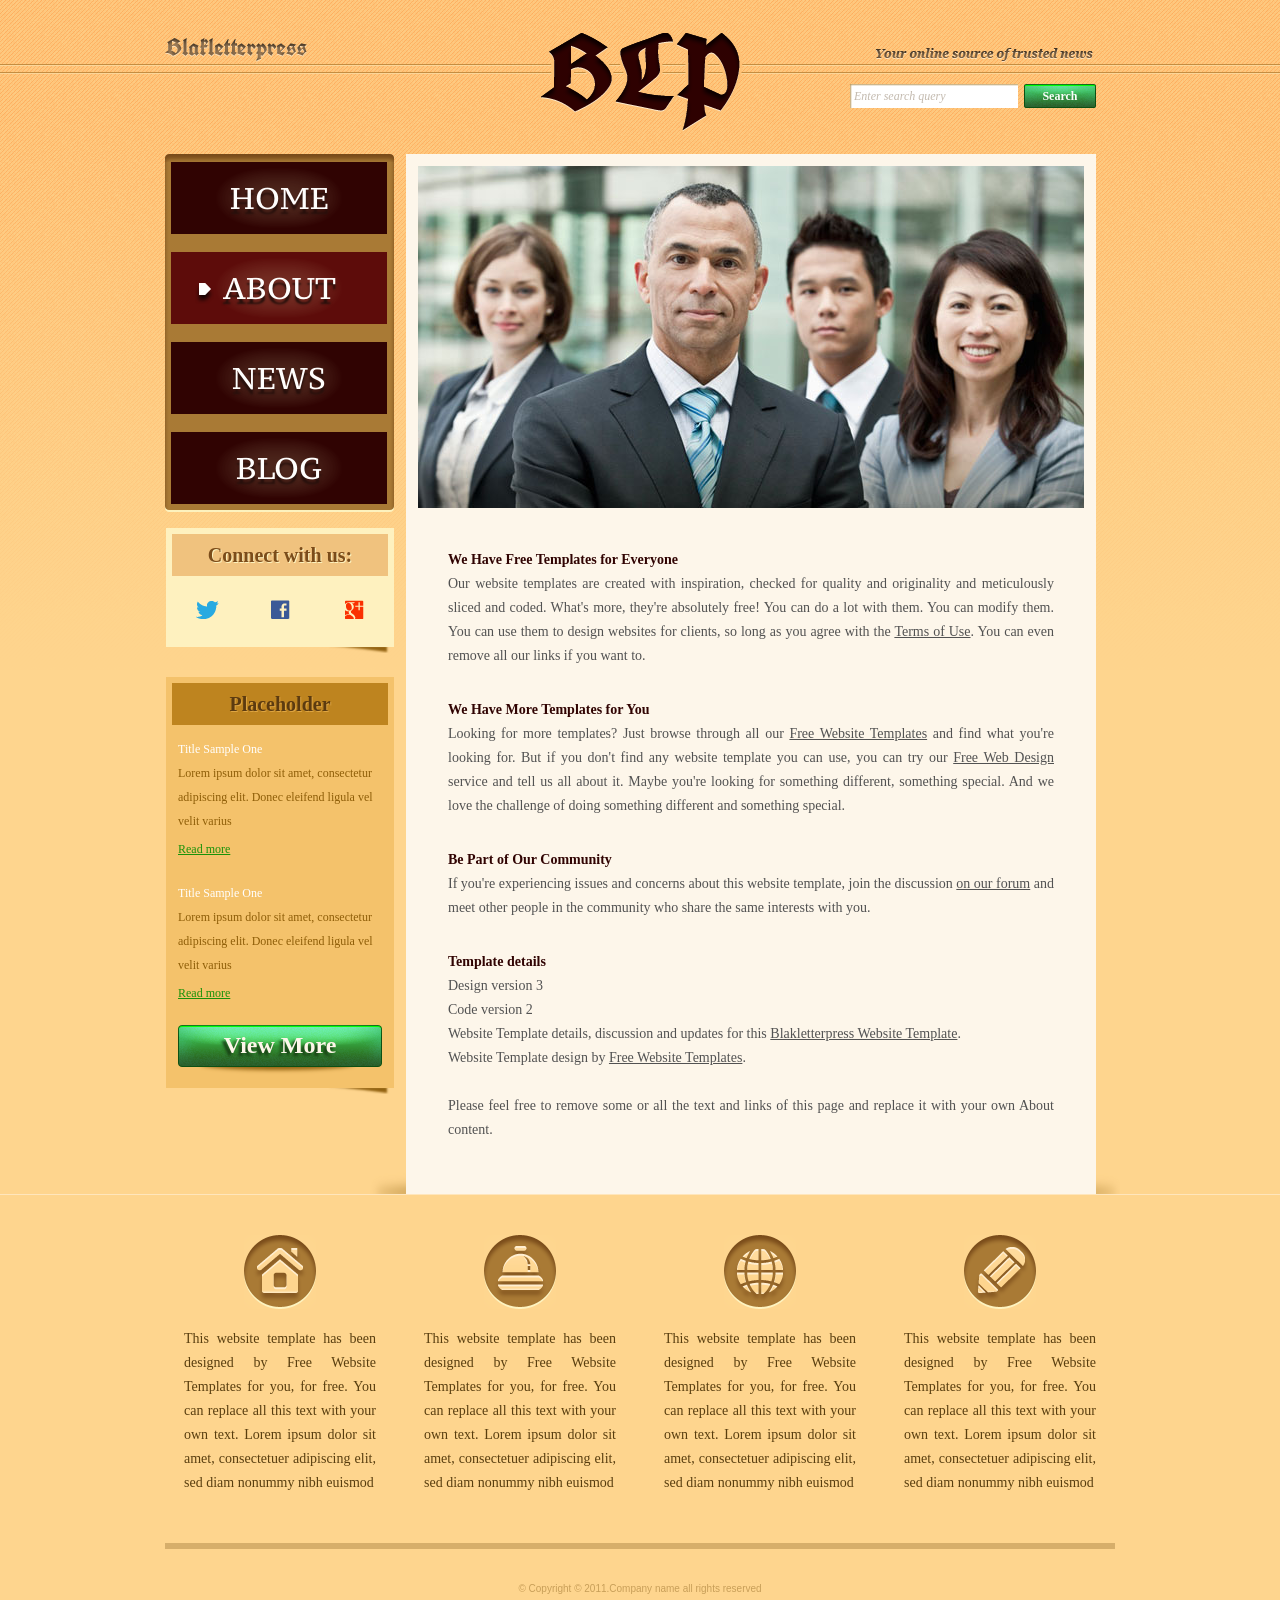
<file: about.html>
<!DOCTYPE html>
<!-- Website template by freewebsitetemplates.com -->
<html>
<head>
	<meta charset="UTF-8">
	<title>About - Blakletterpress Website Template</title>
	<link rel="stylesheet" href="css/style.css" type="text/css">
</head>
<body>
	<div id="page">
		<div id="header">
			<div id="motto">
				<a href="index.html" class="sitename"><img src="images/blakletterpress.png" height="24" width="142" alt="SiteName"></a>
				<p>
					<img src="images/header-text.png" height="14" width="218" alt="Text">
				</p>
			</div>
			<div id="logo">
				<a href="index.html"><img src="images/logo.png" alt="LOGO"></a>
			</div>
			<div id="searchbar">
				<form action="#" method="post">
					<input type="text" value="Enter search query" class="txtfield" onBlur="javascript:if(this.value==''){this.value=this.defaultValue;}" onFocus="javascript:if(this.value==this.defaultValue){this.value='';}">
					<input type="submit" value="Search" class="btn">
				</form>
			</div>
		</div>
		<div id="contents">
			<div id="main">
				<div id="gallery">
					<div>
						<img src="images/team-large.jpg" alt="Img">
					</div>
				</div>
				<div id="about" class="body">
					<h4>We Have Free Templates for Everyone</h4>
					<p>
						Our website templates are created with inspiration, checked for quality and originality and meticulously sliced and coded. What's more, they're absolutely free! You can do a lot with them. You can modify them. You can use them to design websites for clients, so long as you agree with the <a href="http://www.freewebsitetemplates.com/about/terms/">Terms of Use</a>. You can even remove all our links if you want to.
					</p>
					<h4>We Have More Templates for You</h4>
					<p>
						Looking for more templates? Just browse through all our <a href="http://www.freewebsitetemplates.com/">Free Website Templates</a> and find what you're looking for. But if you don't find any website template you can use, you can try our <a href="http://www.freewebsitetemplates.com/freewebdesign/">Free Web Design</a> service and tell us all about it. Maybe you're looking for something different, something special. And we love the challenge of doing something different and something special.
					</p>
					<h4>Be Part of Our Community</h4>
					<p>
						If you're experiencing issues and concerns about this website template, join the discussion <a href="http://www.freewebsitetemplates.com/forums/">on our forum</a> and meet other people in the community who share the same interests with you.
					</p>
					<h4>Template details</h4>
					<p>
						Design version 3<br> Code version 2<br> Website Template details, discussion and updates for this <a href="http://www.freewebsitetemplates.com/forums/f18/">Blakletterpress Website Template</a>.<br> Website Template design by <a href="http://www.freewebsitetemplates.com/">Free Website Templates</a>.<br><br> Please feel free to remove some or all the text and links of this page and replace it with your own About content.
					</p>
				</div>
			</div>
			<div id="sidebar">
				<div id="navigation">
					<div>
						<ul>
							<li>
								<a href="index.html">Home</a>
							</li>
							<li class="selected">
								<a href="about.html">About</a>
							</li>
							<li>
								<a href="news.html">News</a>
							</li>
							<li>
								<a href="blog.html">Blog</a>
							</li>
						</ul>
					</div>
				</div>
				<div class="section">
					<div id="connect">
						<h2>Connect with us:</h2>
						<a href="http://freewebsitetemplates.com/go/twitter/" target="_blank" class="twitter"></a> <a href="http://freewebsitetemplates.com/go/facebook/" target="_blank" class="facebook"></a> <a href="http://freewebsitetemplates.com/go/googleplus/" target="_blank" class="googleplus"></a>
					</div>
				</div>
				<div class="section">
					<div id="posts">
						<h2>Placeholder</h2>
						<ul>
							<li>
								<h5>Title Sample One</h5>
								<p>
									Lorem ipsum dolor sit amet, consectetur adipiscing elit. Donec eleifend ligula vel velit varius
								</p>
								<a href="news.html" class="more">Read more</a>
							</li>
							<li>
								<h5>Title Sample One</h5>
								<p>
									Lorem ipsum dolor sit amet, consectetur adipiscing elit. Donec eleifend ligula vel velit varius
								</p>
								<a href="news.html" class="more">Read more</a>
							</li>
						</ul>
						<a href="news.html" class="btn2">View More</a>
					</div>
				</div>
			</div>
		</div>
		<div id="footer">
			<div>
				<ul id="featured">
					<li>
						<a href="index.html" class="home"></a>
						<p>
							This website template has been designed by Free Website Templates for you, for free. You can replace all this text with your own text. Lorem ipsum dolor sit amet, consectetuer adipiscing elit, sed diam nonummy nibh euismod
						</p>
					</li>
					<li>
						<a href="index.html" class="bell"></a>
						<p>
							This website template has been designed by Free Website Templates for you, for free. You can replace all this text with your own text. Lorem ipsum dolor sit amet, consectetuer adipiscing elit, sed diam nonummy nibh euismod
						</p>
					</li>
					<li>
						<a href="index.html" class="globe"></a>
						<p>
							This website template has been designed by Free Website Templates for you, for free. You can replace all this text with your own text. Lorem ipsum dolor sit amet, consectetuer adipiscing elit, sed diam nonummy nibh euismod
						</p>
					</li>
					<li>
						<a href="index.html" class="pencil"></a>
						<p>
							This website template has been designed by Free Website Templates for you, for free. You can replace all this text with your own text. Lorem ipsum dolor sit amet, consectetuer adipiscing elit, sed diam nonummy nibh euismod
						</p>
					</li>
					</li>
				</ul>
				<p id="footnote">
					© Copyright © 2011.Company name all rights reserved
				</p>
			</div>
		</div>
	</div>
</body>
</html>
</file>
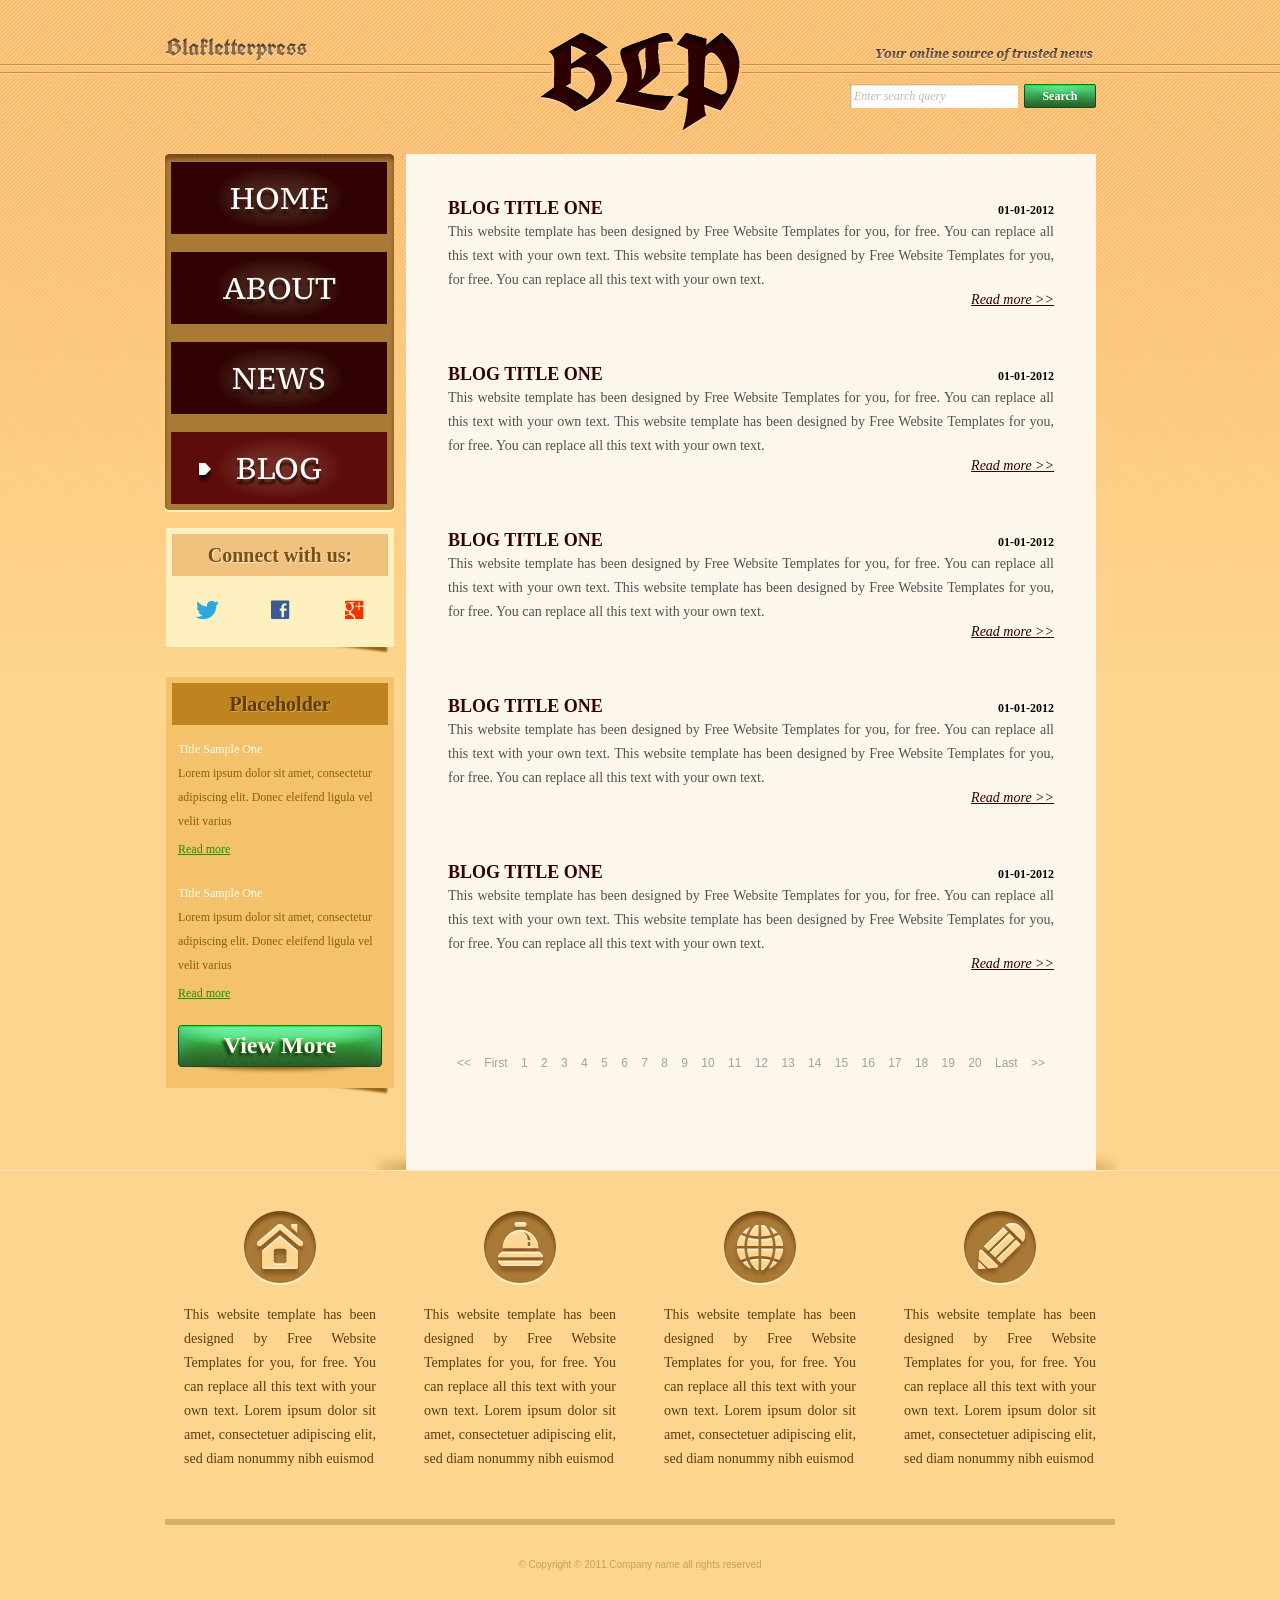
<file: blog.html>
<!DOCTYPE html>
<!-- Website template by freewebsitetemplates.com -->
<html>
<head>
	<meta charset="UTF-8">
	<title>Blog - Blakletterpress Website Template</title>
	<link rel="stylesheet" href="css/style.css" type="text/css">
</head>
<body>
	<div id="page">
		<div id="header">
			<div id="motto">
				<a href="index.html" class="sitename"><img src="images/blakletterpress.png" height="24" width="142" alt="SiteName"></a>
				<p>
					<img src="images/header-text.png" height="14" width="218" alt="Text">
				</p>
			</div>
			<div id="logo">
				<a href="index.html"><img src="images/logo.png" alt="LOGO"></a>
			</div>
			<div id="searchbar">
				<form action="#" method="post">
					<input type="text" value="Enter search query" class="txtfield" onBlur="javascript:if(this.value==''){this.value=this.defaultValue;}" onFocus="javascript:if(this.value==this.defaultValue){this.value='';}">
					<input type="submit" value="Search" class="btn">
				</form>
			</div>
		</div>
		<div id="contents">
			<div id="main">
				<div class="body">
					<ul id="list">
						<li>
							<span class="time">01-01-2012</span>
							<h3>BLOG TITLE ONE</h3>
							<p>
								This website template has been designed by Free Website Templates for you, for free. You can replace all this text with your own text. This website template has been designed by Free Website Templates for you, for free. You can replace all this text with your own text.
							</p>
							<a href="blog.html" class="more">Read more >></a>
						</li>
						<li>
							<span class="time">01-01-2012</span>
							<h3>BLOG TITLE ONE</h3>
							<p>
								This website template has been designed by Free Website Templates for you, for free. You can replace all this text with your own text. This website template has been designed by Free Website Templates for you, for free. You can replace all this text with your own text.
							</p>
							<a href="blog.html" class="more">Read more >></a>
						</li>
						<li>
							<span class="time">01-01-2012</span>
							<h3>BLOG TITLE ONE</h3>
							<p>
								This website template has been designed by Free Website Templates for you, for free. You can replace all this text with your own text. This website template has been designed by Free Website Templates for you, for free. You can replace all this text with your own text.
							</p>
							<a href="blog.html" class="more">Read more >></a>
						</li>
						<li>
							<span class="time">01-01-2012</span>
							<h3>BLOG TITLE ONE</h3>
							<p>
								This website template has been designed by Free Website Templates for you, for free. You can replace all this text with your own text. This website template has been designed by Free Website Templates for you, for free. You can replace all this text with your own text.
							</p>
							<a href="blog.html" class="more">Read more >></a>
						</li>
						<li>
							<span class="time">01-01-2012</span>
							<h3>BLOG TITLE ONE</h3>
							<p>
								This website template has been designed by Free Website Templates for you, for free. You can replace all this text with your own text. This website template has been designed by Free Website Templates for you, for free. You can replace all this text with your own text.
							</p>
							<a href="blog.html" class="more">Read more >></a>
						</li>
					</ul>
					<div id="pagination">
						<a href="blog.html">&lt;&lt;</a> <a href="blog.html">First</a> <a href="blog.html">1</a> <a href="blog.html">2</a> <a href="blog.html">3</a> <a href="blog.html">4</a> <a href="blog.html">5</a> <a href="blog.html">6</a> <a href="blog.html">7</a> <a href="blog.html">8</a> <a href="blog.html">9</a> <a href="blog.html">10</a> <a href="blog.html">11</a> <a href="blog.html">12</a> <a href="blog.html">13</a> <a href="blog.html">14</a> <a href="blog.html">15</a> <a href="blog.html">16</a> <a href="blog.html">17</a> <a href="blog.html">18</a> <a href="blog.html">19</a> <a href="blog.html">20</a> <a href="blog.html">Last</a> <a href="blog.html">&gt;&gt;</a>
					</div>
				</div>
			</div>
			<div id="sidebar">
				<div id="navigation">
					<div>
						<ul>
							<li>
								<a href="index.html">Home</a>
							</li>
							<li>
								<a href="about.html">About</a>
							</li>
							<li>
								<a href="news.html">News</a>
							</li>
							<li class="selected">
								<a href="blog.html">Blog</a>
							</li>
						</ul>
					</div>
				</div>
				<div class="section">
					<div id="connect">
						<h2>Connect with us:</h2>
						<a href="http://freewebsitetemplates.com/go/twitter/" target="_blank" class="twitter"></a> <a href="http://freewebsitetemplates.com/go/facebook/" target="_blank" class="facebook"></a> <a href="http://freewebsitetemplates.com/go/googleplus/" target="_blank" class="googleplus"></a>
					</div>
				</div>
				<div class="section">
					<div id="posts">
						<h2>Placeholder</h2>
						<ul>
							<li>
								<h5>Title Sample One</h5>
								<p>
									Lorem ipsum dolor sit amet, consectetur adipiscing elit. Donec eleifend ligula vel velit varius
								</p>
								<a href="news.html" class="more">Read more</a>
							</li>
							<li>
								<h5>Title Sample One</h5>
								<p>
									Lorem ipsum dolor sit amet, consectetur adipiscing elit. Donec eleifend ligula vel velit varius
								</p>
								<a href="news.html" class="more">Read more</a>
							</li>
						</ul>
						<a href="news.html" class="btn2">View More</a>
					</div>
				</div>
			</div>
		</div>
		<div id="footer">
			<div>
				<ul id="featured">
					<li>
						<a href="index.html" class="home"></a>
						<p>
							This website template has been designed by Free Website Templates for you, for free. You can replace all this text with your own text. Lorem ipsum dolor sit amet, consectetuer adipiscing elit, sed diam nonummy nibh euismod
						</p>
					</li>
					<li>
						<a href="index.html" class="bell"></a>
						<p>
							This website template has been designed by Free Website Templates for you, for free. You can replace all this text with your own text. Lorem ipsum dolor sit amet, consectetuer adipiscing elit, sed diam nonummy nibh euismod
						</p>
					</li>
					<li>
						<a href="index.html" class="globe"></a>
						<p>
							This website template has been designed by Free Website Templates for you, for free. You can replace all this text with your own text. Lorem ipsum dolor sit amet, consectetuer adipiscing elit, sed diam nonummy nibh euismod
						</p>
					</li>
					<li>
						<a href="index.html" class="pencil"></a>
						<p>
							This website template has been designed by Free Website Templates for you, for free. You can replace all this text with your own text. Lorem ipsum dolor sit amet, consectetuer adipiscing elit, sed diam nonummy nibh euismod
						</p>
					</li>
				</ul>
				<p id="footnote">
					© Copyright © 2011.Company name all rights reserved
				</p>
			</div>
		</div>
	</div>
</body>
</html>
</file>
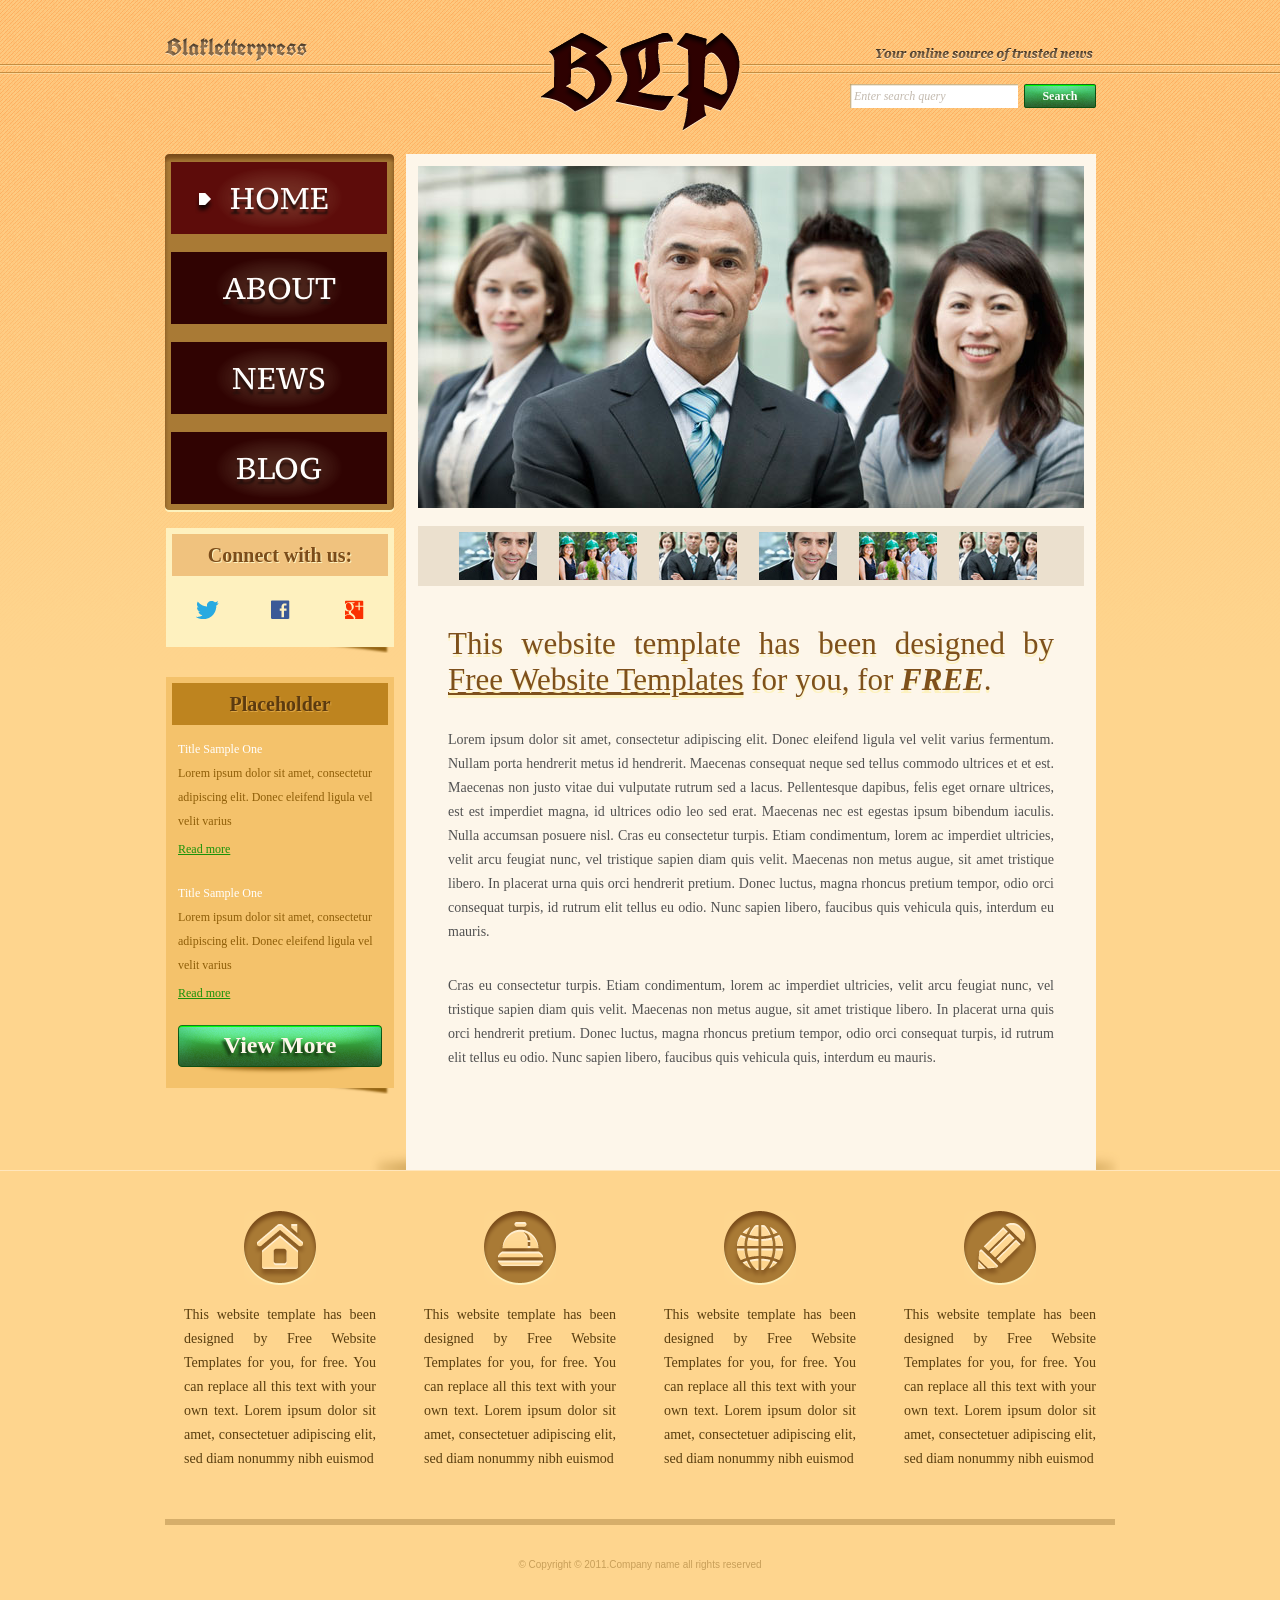
<file: index_new.html>
<!DOCTYPE html>
<!-- Website template by freewebsitetemplates.com -->
<html lang="en">
<head>
	<meta charset="UTF-8">
	<meta name="viewport" content="width=device-width, initial-scale=1">
	<meta name="description" content="Blakletterpress - your online source of trusted news. Read the latest news, blog posts and stories from our team.">
	<meta name="keywords" content="Blakletterpress, trusted news, online news, blog, latest news, team">
	<meta name="author" content="Blakletterpress">
	<title>Blakletterpress | Your Online Source of Trusted News</title>
	<link rel="stylesheet" href="css/style.css" type="text/css">
	<style>
		/* Giữ nguyên lề như bản gốc sau khi đổi div -> thẻ semantic */
		#main article.body {
			padding: 0 30px;
		}
		#sidebar section.section {
			background: url(images/box-shadow-bottom.png) no-repeat left bottom;
			margin: 0 0 24px;
			padding: 0 0 6px;
		}
	</style>
</head>
<body>
	<div id="page">
		<header id="header">
			<div id="motto">
				<a href="index.html" class="sitename"><img src="images/blakletterpress.png" height="24" width="142" alt="Blakletterpress"></a>
				<p>
					<img src="images/header-text.png" height="14" width="218" alt="Your online source of trusted news">
				</p>
			</div>
			<div id="logo">
				<a href="index.html"><img src="images/logo.png" alt="Blakletterpress BLP logo - back to homepage"></a>
			</div>
			<div id="searchbar">
				<form action="#" method="post" role="search">
					<input type="text" value="Enter search query" class="txtfield" aria-label="Search" onBlur="javascript:if(this.value==''){this.value=this.defaultValue;}" onFocus="javascript:if(this.value==this.defaultValue){this.value='';}">
					<input type="submit" value="Search" class="btn">
				</form>
			</div>
		</header>
		<div id="contents">
			<main id="main">
				<section id="gallery" aria-label="Photo gallery">
					<div>
						<img src="images/team-large.jpg" alt="Four business professionals in suits standing together in front of an office building">
					</div>
					<ul>
						<li>
							<img src="images/smiling.jpg" alt="Smiling businessman in a suit">
						</li>
						<li>
							<img src="images/ecofriends.jpg" alt="Group of volunteers in green hard hats holding a young plant">
						</li>
						<li>
							<img src="images/team.jpg" alt="Business team standing together">
						</li>
						<li>
							<img src="images/smiling.jpg" alt="Smiling businessman in a suit">
						</li>
						<li>
							<img src="images/ecofriends.jpg" alt="Group of volunteers in green hard hats holding a young plant">
						</li>
						<li>
							<img src="images/team.jpg" alt="Business team standing together">
						</li>
					</ul>
				</section>
				<article class="body">
					<h1>This website template has been designed by <a href="http://www.freewebsitetemplates.com/">Free Website Templates</a> for you, for <em>free</em>.</h1>
					<p>
						Lorem ipsum dolor sit amet, consectetur adipiscing elit. Donec eleifend ligula vel velit varius fermentum. Nullam porta hendrerit metus id hendrerit. Maecenas consequat neque sed tellus commodo ultrices et et est. Maecenas non justo vitae dui vulputate rutrum sed a lacus. Pellentesque dapibus, felis eget ornare ultrices, est est imperdiet magna, id ultrices odio leo sed erat. Maecenas nec est egestas ipsum bibendum iaculis. Nulla accumsan posuere nisl. Cras eu consectetur turpis. Etiam condimentum, lorem ac imperdiet ultricies, velit arcu feugiat nunc, vel tristique sapien diam quis velit. Maecenas non metus augue, sit amet tristique libero. In placerat urna quis orci hendrerit pretium. Donec luctus, magna rhoncus pretium tempor, odio orci consequat turpis, id rutrum elit tellus eu odio. Nunc sapien libero, faucibus quis vehicula quis, interdum eu mauris.
					</p>
					<p>
						Cras eu consectetur turpis. Etiam condimentum, lorem ac imperdiet ultricies, velit arcu feugiat nunc, vel tristique sapien diam quis velit. Maecenas non metus augue, sit amet tristique libero. In placerat urna quis orci hendrerit pretium. Donec luctus, magna rhoncus pretium tempor, odio orci consequat turpis, id rutrum elit tellus eu odio. Nunc sapien libero, faucibus quis vehicula quis, interdum eu mauris.
					</p>
				</article>
			</main>
			<aside id="sidebar">
				<nav id="navigation">
					<div>
						<ul>
							<li class="selected">
								<a href="index.html">Home</a>
							</li>
							<li>
								<a href="about.html">About</a>
							</li>
							<li>
								<a href="news.html">News</a>
							</li>
							<li>
								<a href="blog.html">Blog</a>
							</li>
						</ul>
					</div>
				</nav>
				<section class="section">
					<div id="connect">
						<h2>Connect with us:</h2>
						<a href="http://freewebsitetemplates.com/go/twitter/" target="_blank" class="twitter" aria-label="Twitter"></a> <a href="http://freewebsitetemplates.com/go/facebook/" target="_blank" class="facebook" aria-label="Facebook"></a> <a href="http://freewebsitetemplates.com/go/googleplus/" target="_blank" class="googleplus" aria-label="Google Plus"></a>
					</div>
				</section>
				<section class="section">
					<div id="posts">
						<h2>Placeholder</h2>
						<ul>
							<li>
								<article>
									<h5>Title Sample One</h5>
									<p>
										Lorem ipsum dolor sit amet, consectetur adipiscing elit. Donec eleifend ligula vel velit varius
									</p>
									<a href="news.html" class="more">Read more</a>
								</article>
							</li>
							<li>
								<article>
									<h5>Title Sample One</h5>
									<p>
										Lorem ipsum dolor sit amet, consectetur adipiscing elit. Donec eleifend ligula vel velit varius
									</p>
									<a href="news.html" class="more">Read more</a>
								</article>
							</li>
						</ul>
						<a href="news.html" class="btn2">View More</a>
					</div>
				</section>
			</aside>
		</div>
		<footer id="footer">
			<div>
				<ul id="featured">
					<li>
						<a href="index.html" class="home" aria-label="Home"></a>
						<p>
							This website template has been designed by Free Website Templates for you, for free. You can replace all this text with your own text. Lorem ipsum dolor sit amet, consectetuer adipiscing elit, sed diam nonummy nibh euismod
						</p>
					</li>
					<li>
						<a href="index.html" class="bell" aria-label="Notifications"></a>
						<p>
							This website template has been designed by Free Website Templates for you, for free. You can replace all this text with your own text. Lorem ipsum dolor sit amet, consectetuer adipiscing elit, sed diam nonummy nibh euismod
						</p>
					</li>
					<li>
						<a href="index.html" class="globe" aria-label="Worldwide"></a>
						<p>
							This website template has been designed by Free Website Templates for you, for free. You can replace all this text with your own text. Lorem ipsum dolor sit amet, consectetuer adipiscing elit, sed diam nonummy nibh euismod
						</p>
					</li>
					<li>
						<a href="index.html" class="pencil" aria-label="Write"></a>
						<p>
							This website template has been designed by Free Website Templates for you, for free. You can replace all this text with your own text. Lorem ipsum dolor sit amet, consectetuer adipiscing elit, sed diam nonummy nibh euismod
						</p>
					</li>
				</ul>
				<p id="footnote">
					© Copyright © 2011.Company name all rights reserved
				</p>
			</div>
		</footer>
	</div>
</body>
</html>
</file>
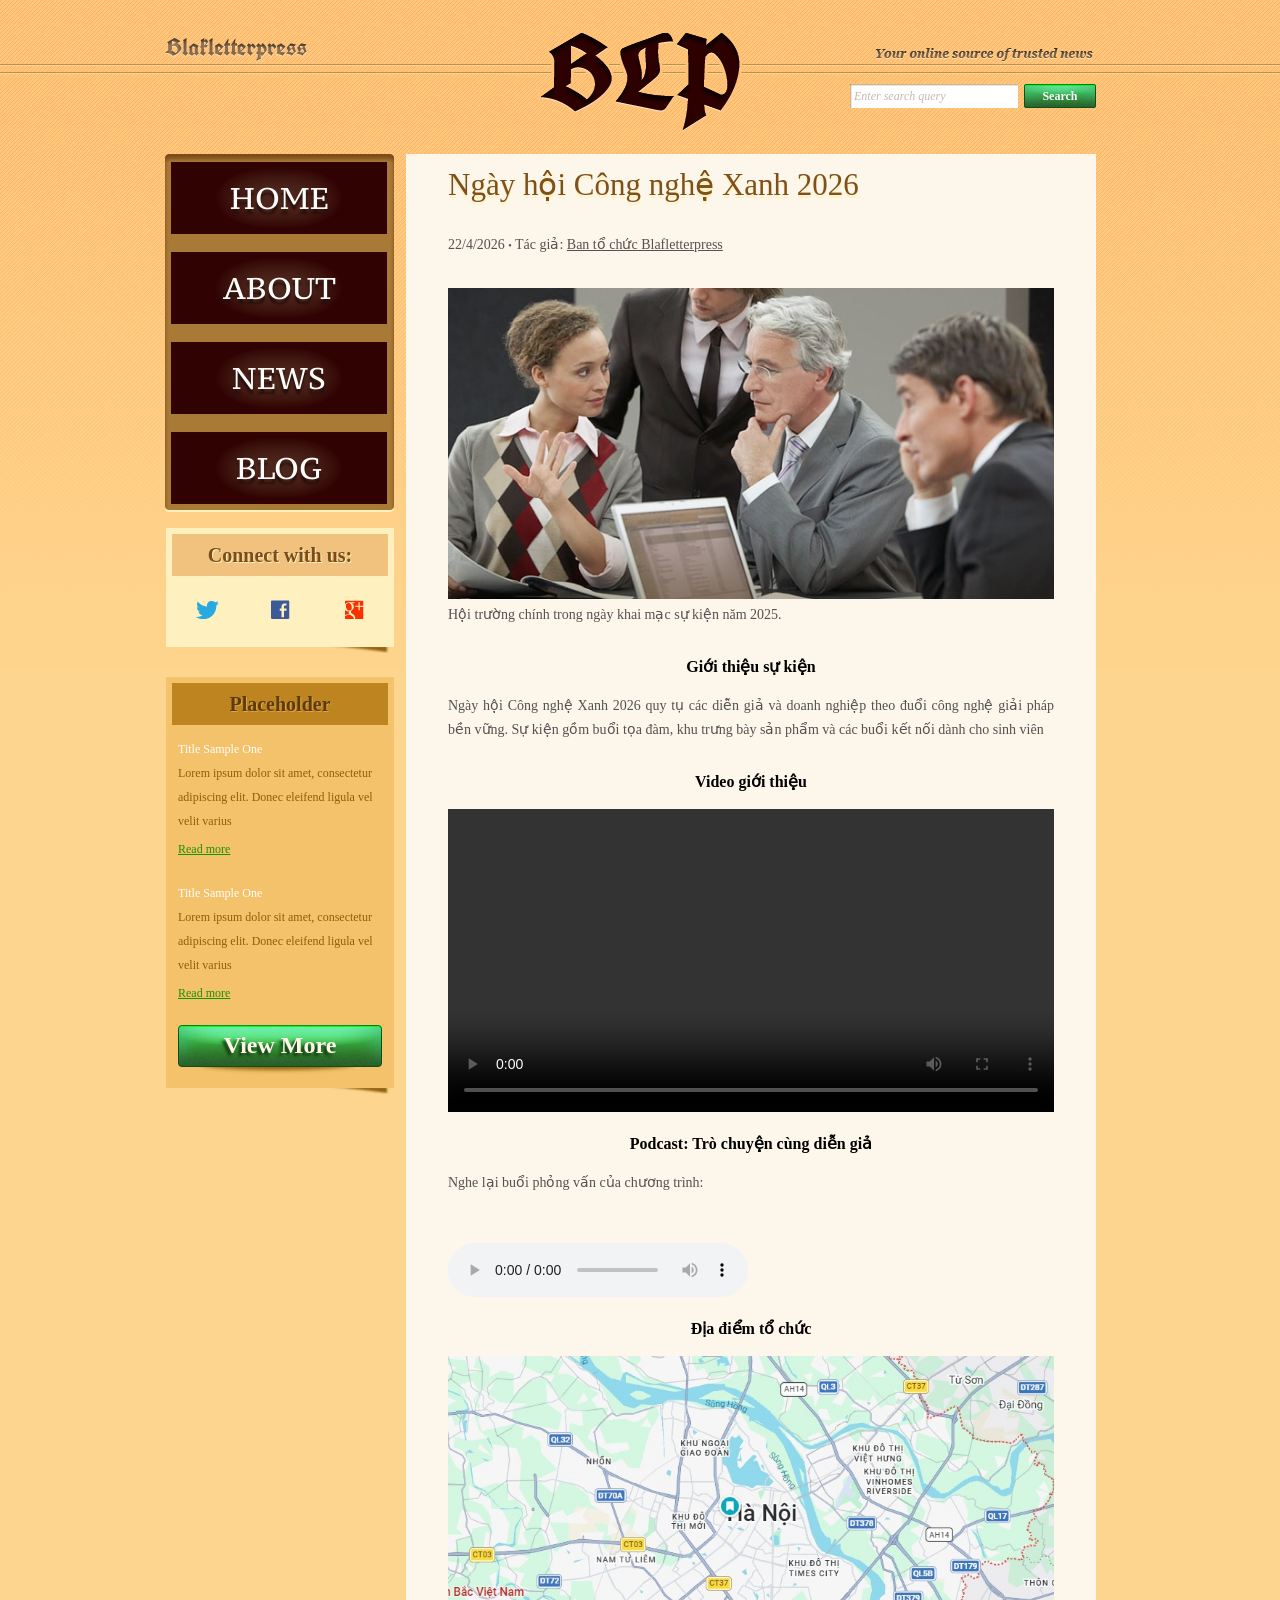
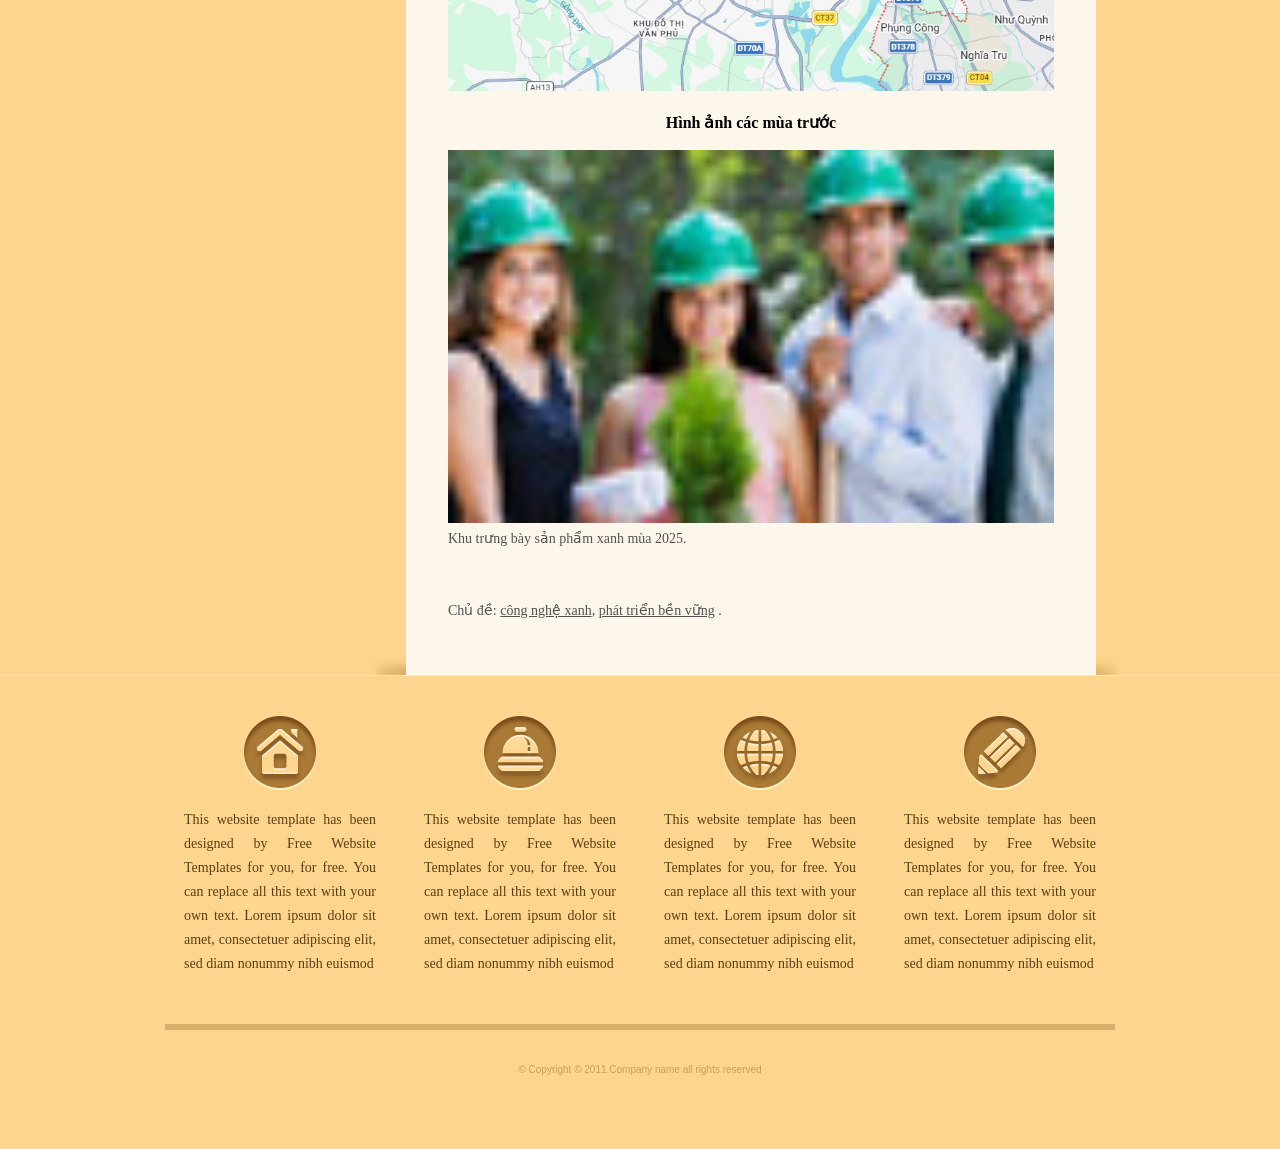
<file: media.html>
<!DOCTYPE html>
<!-- Website template by freewebsitetemplates.com -->
<html lang="vi">
<head>
	<meta charset="UTF-8">
	<meta name="viewport" content="width=device-width, initial-scale=1">
	<title>Đa phương tiện HTML5 - Blakletterpress Website Template</title>
	<link rel="stylesheet" href="css/style.css" type="text/css">
</head>
<body>
	<div id="page">
		<header id="header">
			<div id="motto">
				<a href="index.html" class="sitename"><img src="images/blakletterpress.png" height="24" width="142" alt="Blakletterpress"></a>
				<p>
					<img src="images/header-text.png" height="14" width="218" alt="Your online source of trusted news">
				</p>
			</div>
			<div id="logo">
				<a href="index.html"><img src="images/logo.png" alt="Logo"></a>
			</div>
			<div id="searchbar">
				<form action="#" method="post">
					<input type="text" value="Enter search query" class="txtfield" onBlur="javascript:if(this.value==''){this.value=this.defaultValue;}" onFocus="javascript:if(this.value==this.defaultValue){this.value='';}">
					<input type="submit" value="Search" class="btn">
				</form>
			</div>
		</header>
		<div id="contents">
			<main id="main">
				<div class="body">
					<article>
						<header>
							<h1>Ngày hội Công nghệ Xanh 2026</h1>
							<p>22/4/2026   <span class="dot">•</span>   Tác giả: <u>Ban tổ chức Blafletterpress</u> </p>
						</header>
						
						<img src="images/meeting.jpg" alt="business meeting">
						<p>Hội trường chính trong ngày khai mạc sự kiện năm 2025.</p>
						<b>Giới thiệu sự kiện</b>
						<br>
						<p>Ngày hội Công nghệ Xanh 2026 quy tụ các diễn giả và doanh nghiệp theo đuổi công nghệ giải pháp bền vững. Sự kiện gồm 
							buổi tọa đàm, khu trưng bày sản phẩm và các buổi kết nối dành cho sinh viên </p>
						<b>Video giới thiệu</b>
						<br>
							<video controls width="500">
    								
							</video>
						<br>
						<br>

						<b>Podcast: Trò chuyện cùng diễn giả</b>
						<br>
						<p>Nghe lại buổi phỏng vấn của chương trình: </p>
						<br>
						<audio controls>
    						
						</audio>
						<br>
						<br>
						<b>Địa điểm tổ chức</b>
						<br>
						<img src="images/location.jpg">
						<br><br>
						<b>Hình ảnh các mùa trước</b>
						<br>
						<img src="images/ecofriends.jpg">
						<p>Khu trưng bày sản phẩm xanh mùa 2025.</p>
						<br>
						<p>Chủ đề: <u>công nghệ xanh</u>, <u>phát triển bền vững</u> .</p>
					</article>
				</div>
			</main>
			<aside id="sidebar">
				<nav id="navigation" aria-label="Điều hướng chính">
					<div>
						<ul>
							<li>
								<a href="index.html">Home</a>
							</li>
							<li>
								<a href="about.html">About</a>
							</li>
							<li>
								<a href="news.html">News</a>
							</li>
							<li>
								<a href="blog.html">Blog</a>
							</li>
						</ul>
					</div>
				</nav>
				<div class="section">
					<div id="connect">
						<h2>Connect with us:</h2>
						<a href="http://freewebsitetemplates.com/go/twitter/" target="_blank" class="twitter" aria-label="Twitter"></a> <a href="http://freewebsitetemplates.com/go/facebook/" target="_blank" class="facebook" aria-label="Facebook"></a> <a href="http://freewebsitetemplates.com/go/googleplus/" target="_blank" class="googleplus" aria-label="Google Plus"></a>
					</div>
				</div>
				<div class="section">
					<div id="posts">
						<h2>Placeholder</h2>
						<ul>
							<li>
								<h5>Title Sample One</h5>
								<p>Lorem ipsum dolor sit amet, consectetur adipiscing elit. Donec eleifend ligula vel velit varius</p>
								<a href="news.html" class="more">Read more</a>
							</li>
							<li>
								<h5>Title Sample One</h5>
								<p>Lorem ipsum dolor sit amet, consectetur adipiscing elit. Donec eleifend ligula vel velit varius</p>
								<a href="news.html" class="more">Read more</a>
							</li>
						</ul>
						<a href="news.html" class="btn2">View More</a>
					</div>
				</div>
			</aside>
		</div>
		<footer id="footer">
			<div>
				<ul id="featured">
					<li>
						<a href="index.html" class="home" aria-label="Home"></a>
						<p>This website template has been designed by Free Website Templates for you, for free. You can replace all this text with your own text. Lorem ipsum dolor sit amet, consectetuer adipiscing elit, sed diam nonummy nibh euismod</p>
					</li>
					<li>
						<a href="index.html" class="bell" aria-label="News"></a>
						<p>This website template has been designed by Free Website Templates for you, for free. You can replace all this text with your own text. Lorem ipsum dolor sit amet, consectetuer adipiscing elit, sed diam nonummy nibh euismod</p>
					</li>
					<li>
						<a href="index.html" class="globe" aria-label="Website"></a>
						<p>This website template has been designed by Free Website Templates for you, for free. You can replace all this text with your own text. Lorem ipsum dolor sit amet, consectetuer adipiscing elit, sed diam nonummy nibh euismod</p>
					</li>
					<li>
						<a href="index.html" class="pencil" aria-label="Blog"></a>
						<p>This website template has been designed by Free Website Templates for you, for free. You can replace all this text with your own text. Lorem ipsum dolor sit amet, consectetuer adipiscing elit, sed diam nonummy nibh euismod</p>
					</li>
				</ul>
				<p id="footnote">© Copyright © 2011.Company name all rights reserved</p>
			</div>
		</footer>
	</div>
</body>
</html>
</file>
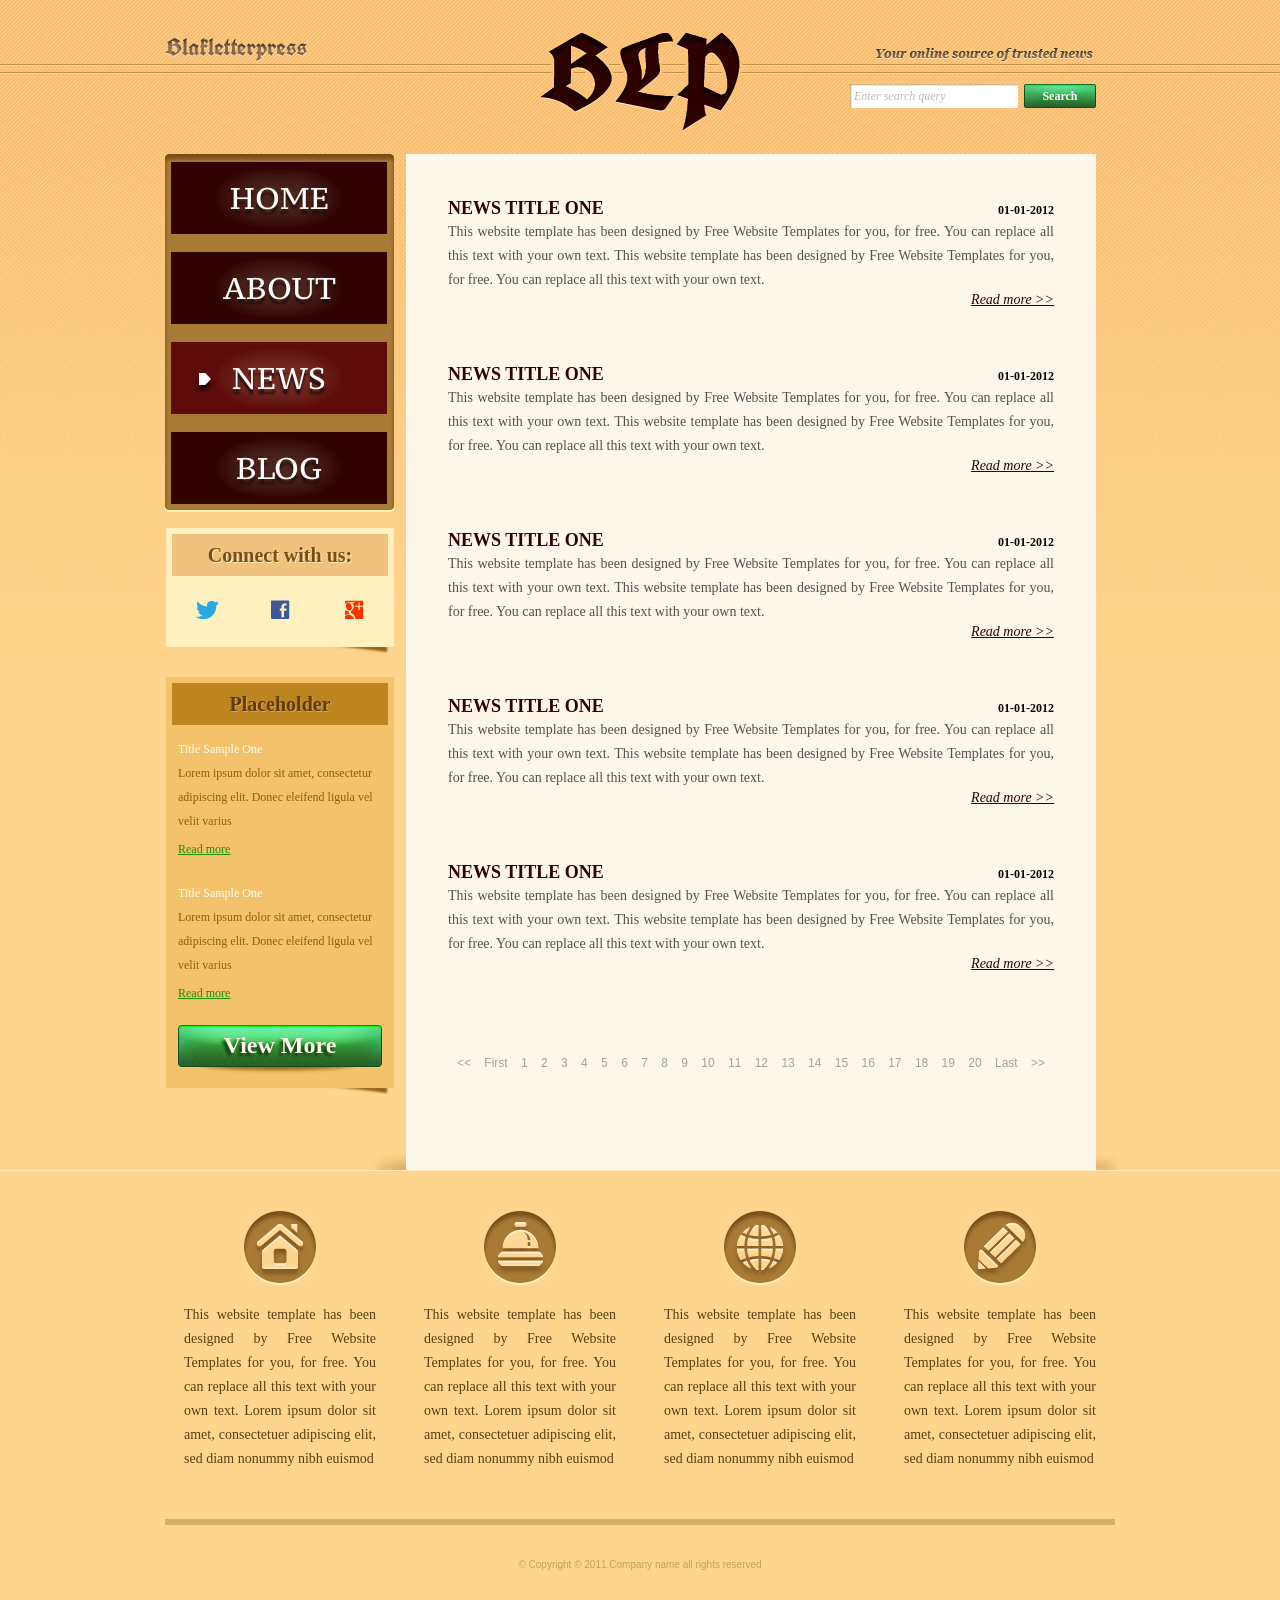
<file: news.html>
<!DOCTYPE html>
<!-- Website template by freewebsitetemplates.com -->
<html>
<head>
	<meta charset="UTF-8">
	<title>News - Blakletterpress Website Template</title>
	<link rel="stylesheet" href="css/style.css" type="text/css">
</head>
<body>
	<div id="page">
		<div id="header">
			<div id="motto">
				<a href="index.html" class="sitename"><img src="images/blakletterpress.png" height="24" width="142" alt="SiteName"></a>
				<p>
					<img src="images/header-text.png" height="14" width="218" alt="Text">
				</p>
			</div>
			<div id="logo">
				<a href="index.html"><img src="images/logo.png" alt="LOGO"></a>
			</div>
			<div id="searchbar">
				<form action="#" method="post">
					<input type="text" value="Enter search query" class="txtfield" onBlur="javascript:if(this.value==''){this.value=this.defaultValue;}" onFocus="javascript:if(this.value==this.defaultValue){this.value='';}">
					<input type="submit" value="Search" class="btn">
				</form>
			</div>
		</div>
		<div id="contents">
			<div id="main">
				<div class="body">
					<ul id="list">
						<li>
							<span class="time">01-01-2012</span>
							<h3>NEWS TITLE ONE</h3>
							<p>
								This website template has been designed by Free Website Templates for you, for free. You can replace all this text with your own text. This website template has been designed by Free Website Templates for you, for free. You can replace all this text with your own text.
							</p>
							<a href="news.html" class="more">Read more >></a>
						</li>
						<li>
							<span class="time">01-01-2012</span>
							<h3>NEWS TITLE ONE</h3>
							<p>
								This website template has been designed by Free Website Templates for you, for free. You can replace all this text with your own text. This website template has been designed by Free Website Templates for you, for free. You can replace all this text with your own text.
							</p>
							<a href="news.html" class="more">Read more >></a>
						</li>
						<li>
							<span class="time">01-01-2012</span>
							<h3>NEWS TITLE ONE</h3>
							<p>
								This website template has been designed by Free Website Templates for you, for free. You can replace all this text with your own text. This website template has been designed by Free Website Templates for you, for free. You can replace all this text with your own text.
							</p>
							<a href="news.html" class="more">Read more >></a>
						</li>
						<li>
							<span class="time">01-01-2012</span>
							<h3>NEWS TITLE ONE</h3>
							<p>
								This website template has been designed by Free Website Templates for you, for free. You can replace all this text with your own text. This website template has been designed by Free Website Templates for you, for free. You can replace all this text with your own text.
							</p>
							<a href="news.html" class="more">Read more >></a>
						</li>
						<li>
							<span class="time">01-01-2012</span>
							<h3>NEWS TITLE ONE</h3>
							<p>
								This website template has been designed by Free Website Templates for you, for free. You can replace all this text with your own text. This website template has been designed by Free Website Templates for you, for free. You can replace all this text with your own text.
							</p>
							<a href="news.html" class="more">Read more >></a>
						</li>
					</ul>
					<div id="pagination">
						<a href="news.html">&lt;&lt;</a> <a href="news.html">First</a> <a href="news.html">1</a> <a href="news.html">2</a> <a href="news.html">3</a> <a href="news.html">4</a> <a href="news.html">5</a> <a href="news.html">6</a> <a href="news.html">7</a> <a href="news.html">8</a> <a href="news.html">9</a> <a href="news.html">10</a> <a href="news.html">11</a> <a href="news.html">12</a> <a href="news.html">13</a> <a href="news.html">14</a> <a href="news.html">15</a> <a href="news.html">16</a> <a href="news.html">17</a> <a href="news.html">18</a> <a href="news.html">19</a> <a href="news.html">20</a> <a href="news.html">Last</a> <a href="news.html">&gt;&gt;</a>
					</div>
				</div>
			</div>
			<div id="sidebar">
				<div id="navigation">
					<div>
						<ul>
							<li>
								<a href="index.html">Home</a>
							</li>
							<li>
								<a href="about.html">About</a>
							</li>
							<li class="selected">
								<a href="news.html">News</a>
							</li>
							<li>
								<a href="blog.html">Blog</a>
							</li>
						</ul>
					</div>
				</div>
				<div class="section">
					<div id="connect">
						<h2>Connect with us:</h2>
						<a href="http://freewebsitetemplates.com/go/twitter/" target="_blank" class="twitter"></a> <a href="http://freewebsitetemplates.com/go/facebook/" target="_blank" class="facebook"></a> <a href="http://freewebsitetemplates.com/go/googleplus/" target="_blank" class="googleplus"></a>
					</div>
				</div>
				<div class="section">
					<div id="posts">
						<h2>Placeholder</h2>
						<ul>
							<li>
								<h5>Title Sample One</h5>
								<p>
									Lorem ipsum dolor sit amet, consectetur adipiscing elit. Donec eleifend ligula vel velit varius
								</p>
								<a href="news.html" class="more">Read more</a>
							</li>
							<li>
								<h5>Title Sample One</h5>
								<p>
									Lorem ipsum dolor sit amet, consectetur adipiscing elit. Donec eleifend ligula vel velit varius
								</p>
								<a href="news.html" class="more">Read more</a>
							</li>
						</ul>
						<a href="news.html" class="btn2">View More</a>
					</div>
				</div>
			</div>
		</div>
		<div id="footer">
			<div>
				<ul id="featured">
					<li>
						<a href="index.html" class="home"></a>
						<p>
							This website template has been designed by Free Website Templates for you, for free. You can replace all this text with your own text. Lorem ipsum dolor sit amet, consectetuer adipiscing elit, sed diam nonummy nibh euismod
						</p>
					</li>
					<li>
						<a href="index.html" class="bell"></a>
						<p>
							This website template has been designed by Free Website Templates for you, for free. You can replace all this text with your own text. Lorem ipsum dolor sit amet, consectetuer adipiscing elit, sed diam nonummy nibh euismod
						</p>
					</li>
					<li>
						<a href="index.html" class="globe"></a>
						<p>
							This website template has been designed by Free Website Templates for you, for free. You can replace all this text with your own text. Lorem ipsum dolor sit amet, consectetuer adipiscing elit, sed diam nonummy nibh euismod
						</p>
					</li>
					<li>
						<a href="index.html" class="pencil"></a>
						<p>
							This website template has been designed by Free Website Templates for you, for free. You can replace all this text with your own text. Lorem ipsum dolor sit amet, consectetuer adipiscing elit, sed diam nonummy nibh euismod
						</p>
					</li>
				</ul>
				<p id="footnote">
					© Copyright © 2011.Company name all rights reserved
				</p>
			</div>
		</div>
	</div>
</body>
</html>
</file>
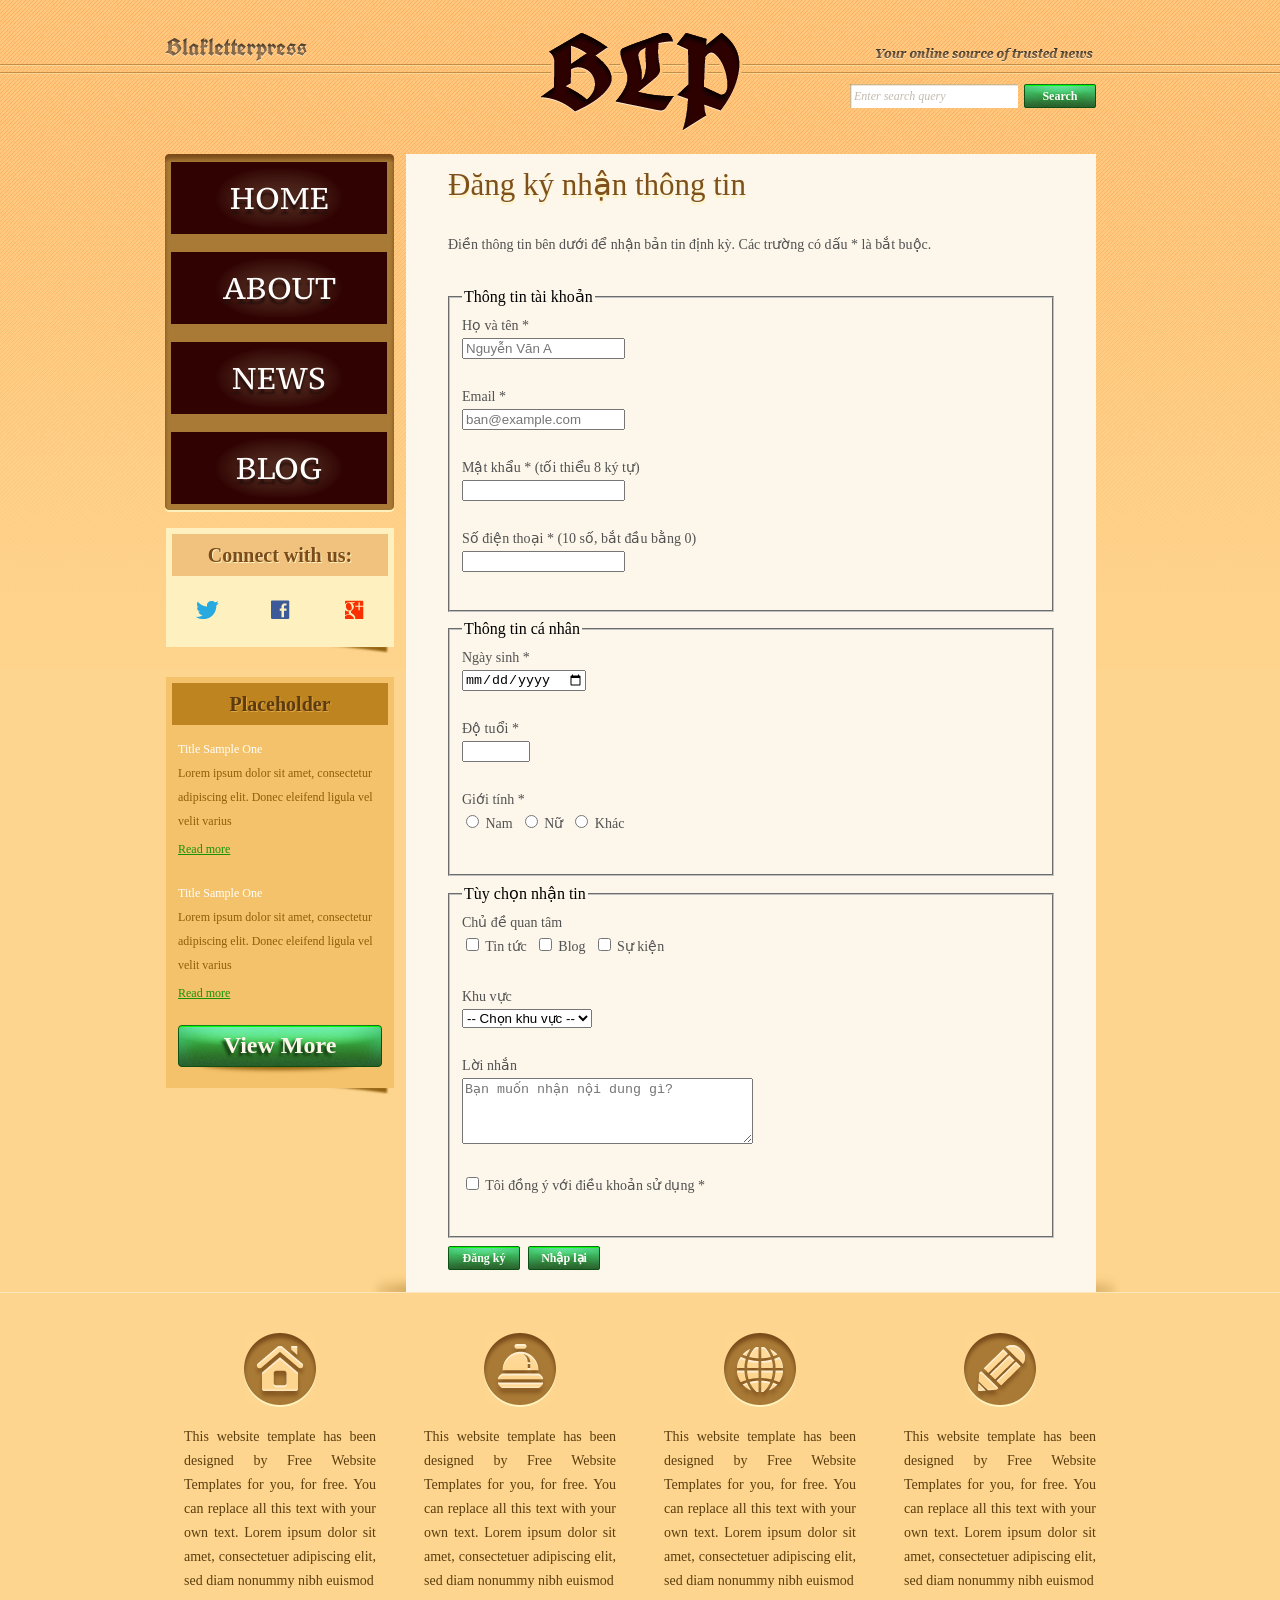
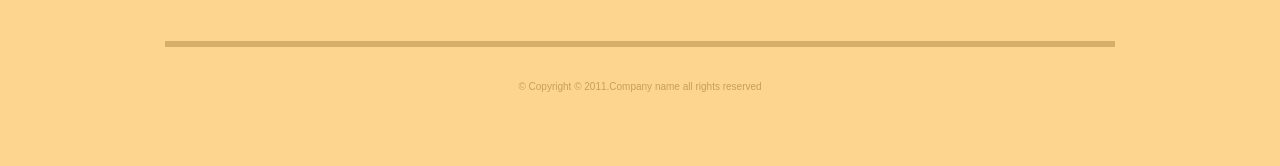
<file: register.html>
<!DOCTYPE html>
<!-- Website template by freewebsitetemplates.com -->
<html lang="vi">
<head>
	<meta charset="UTF-8">
	<meta name="viewport" content="width=device-width, initial-scale=1">
	<title>Đăng ký nhận thông tin - Blakletterpress Website Template</title>
	<link rel="stylesheet" href="css/style.css" type="text/css">
</head>
<body>
	<div id="page">
		<div id="header">
			<div id="motto">
				<a href="index.html" class="sitename"><img src="images/blakletterpress.png" height="24" width="142" alt="Blakletterpress"></a>
				<p>
					<img src="images/header-text.png" height="14" width="218" alt="Your online source of trusted news">
				</p>
			</div>
			<div id="logo">
				<a href="index.html"><img src="images/logo.png" alt="Logo"></a>
			</div>
			<div id="searchbar">
				<form action="#" method="post">
					<input type="text" value="Enter search query" class="txtfield" onBlur="javascript:if(this.value==''){this.value=this.defaultValue;}" onFocus="javascript:if(this.value==this.defaultValue){this.value='';}">
					<input type="submit" value="Search" class="btn">
				</form>
			</div>
		</div>
		<div id="contents">
			<div id="main">
				<div class="body">
					<h1>Đăng ký nhận thông tin</h1>
					<p>Điền thông tin bên dưới để nhận bản tin định kỳ. Các trường có dấu * là bắt buộc.</p>
					<form id="register-form" action="#" method="post">
						<fieldset>
							<legend>Thông tin tài khoản</legend>
							<div class="register-field">
								<label for="full-name">Họ và tên *</label>
								<input id="full-name" name="full-name" type="text" placeholder="Nguyễn Văn A" autocomplete="name" required>
							</div>
							<div class="register-field">
								<label for="email">Email *</label>
								<input id="email" name="email" type="email" placeholder="ban@example.com" autocomplete="email" required>
							</div>
							<div class="register-field">
								<label for="password">Mật khẩu * (tối thiểu 8 ký tự)</label>
								<input id="password" name="password" type="password" minlength="8" autocomplete="new-password" required>
							</div>
							<div class="register-field">
								<label for="phone">Số điện thoại * (10 số, bắt đầu bằng 0)</label>
								<input id="phone" name="phone" type="tel" pattern="0[0-9]{9}" title="Nhập số điện thoại gồm 10 chữ số, bắt đầu bằng 0" autocomplete="tel" required>
							</div>
						</fieldset>
						<fieldset>
							<legend>Thông tin cá nhân</legend>
							<div class="register-field">
								<label for="birth-date">Ngày sinh *</label>
								<input id="birth-date" name="birth-date" type="date" required>
							</div>
							<div class="register-field">
								<label for="age">Độ tuổi *</label>
								<input id="age" name="age" type="number" min="1" max="120" required>
							</div>
							<div class="register-field">
								<span class="register-label">Giới tính *</span>
								<label class="inline-option"><input name="gender" type="radio" value="nam" required> Nam</label>
								<label class="inline-option"><input name="gender" type="radio" value="nu"> Nữ</label>
								<label class="inline-option"><input name="gender" type="radio" value="khac"> Khác</label>
							</div>
						</fieldset>
						<fieldset>
							<legend>Tùy chọn nhận tin</legend>
							<div class="register-field">
								<span class="register-label">Chủ đề quan tâm</span>
								<label class="inline-option"><input name="topics" type="checkbox" value="tin-tuc"> Tin tức</label>
								<label class="inline-option"><input name="topics" type="checkbox" value="blog"> Blog</label>
								<label class="inline-option"><input name="topics" type="checkbox" value="su-kien"> Sự kiện</label>
							</div>
							<div class="register-field">
								<label for="region">Khu vực</label>
								<select id="region" name="region">
									<option value="">-- Chọn khu vực --</option>
									<option value="mien-bac">Miền Bắc</option>
									<option value="mien-trung">Miền Trung</option>
									<option value="mien-nam">Miền Nam</option>
									<option value="khac">Khác</option>
								</select>
							</div>
							<div class="register-field">
								<label for="message">Lời nhắn</label>
								<textarea id="message" name="message" rows="4" placeholder="Bạn muốn nhận nội dung gì?"></textarea>
							</div>
							<div class="register-field register-terms">
								<label><input name="terms" type="checkbox" required> Tôi đồng ý với điều khoản sử dụng *</label>
							</div>
						</fieldset>
						<div class="register-actions">
							<button class="btn" type="submit">Đăng ký</button>
							<button class="btn" type="reset">Nhập lại</button>
						</div>
					</form>
				</div>
			</div>
			<div id="sidebar">
				<div id="navigation">
					<div>
						<ul>
							<li>
								<a href="index.html">Home</a>
							</li>
							<li>
								<a href="about.html">About</a>
							</li>
							<li>
								<a href="news.html">News</a>
							</li>
							<li>
								<a href="blog.html">Blog</a>
							</li>
						</ul>
					</div>
				</div>
				<div class="section">
					<div id="connect">
						<h2>Connect with us:</h2>
						<a href="http://freewebsitetemplates.com/go/twitter/" target="_blank" class="twitter" aria-label="Twitter"></a> <a href="http://freewebsitetemplates.com/go/facebook/" target="_blank" class="facebook" aria-label="Facebook"></a> <a href="http://freewebsitetemplates.com/go/googleplus/" target="_blank" class="googleplus" aria-label="Google Plus"></a>
					</div>
				</div>
				<div class="section">
					<div id="posts">
						<h2>Placeholder</h2>
						<ul>
							<li>
								<h5>Title Sample One</h5>
								<p>Lorem ipsum dolor sit amet, consectetur adipiscing elit. Donec eleifend ligula vel velit varius</p>
								<a href="news.html" class="more">Read more</a>
							</li>
							<li>
								<h5>Title Sample One</h5>
								<p>Lorem ipsum dolor sit amet, consectetur adipiscing elit. Donec eleifend ligula vel velit varius</p>
								<a href="news.html" class="more">Read more</a>
							</li>
						</ul>
						<a href="news.html" class="btn2">View More</a>
					</div>
				</div>
			</div>
		</div>
		<div id="footer">
			<div>
				<ul id="featured">
					<li>
						<a href="index.html" class="home" aria-label="Home"></a>
						<p>This website template has been designed by Free Website Templates for you, for free. You can replace all this text with your own text. Lorem ipsum dolor sit amet, consectetuer adipiscing elit, sed diam nonummy nibh euismod</p>
					</li>
					<li>
						<a href="index.html" class="bell" aria-label="News"></a>
						<p>This website template has been designed by Free Website Templates for you, for free. You can replace all this text with your own text. Lorem ipsum dolor sit amet, consectetuer adipiscing elit, sed diam nonummy nibh euismod</p>
					</li>
					<li>
						<a href="index.html" class="globe" aria-label="Website"></a>
						<p>This website template has been designed by Free Website Templates for you, for free. You can replace all this text with your own text. Lorem ipsum dolor sit amet, consectetuer adipiscing elit, sed diam nonummy nibh euismod</p>
					</li>
					<li>
						<a href="index.html" class="pencil" aria-label="Blog"></a>
						<p>This website template has been designed by Free Website Templates for you, for free. You can replace all this text with your own text. Lorem ipsum dolor sit amet, consectetuer adipiscing elit, sed diam nonummy nibh euismod</p>
					</li>
				</ul>
				<p id="footnote">© Copyright © 2011.Company name all rights reserved</p>
			</div>
		</div>
	</div>
</body>
</html>
</file>
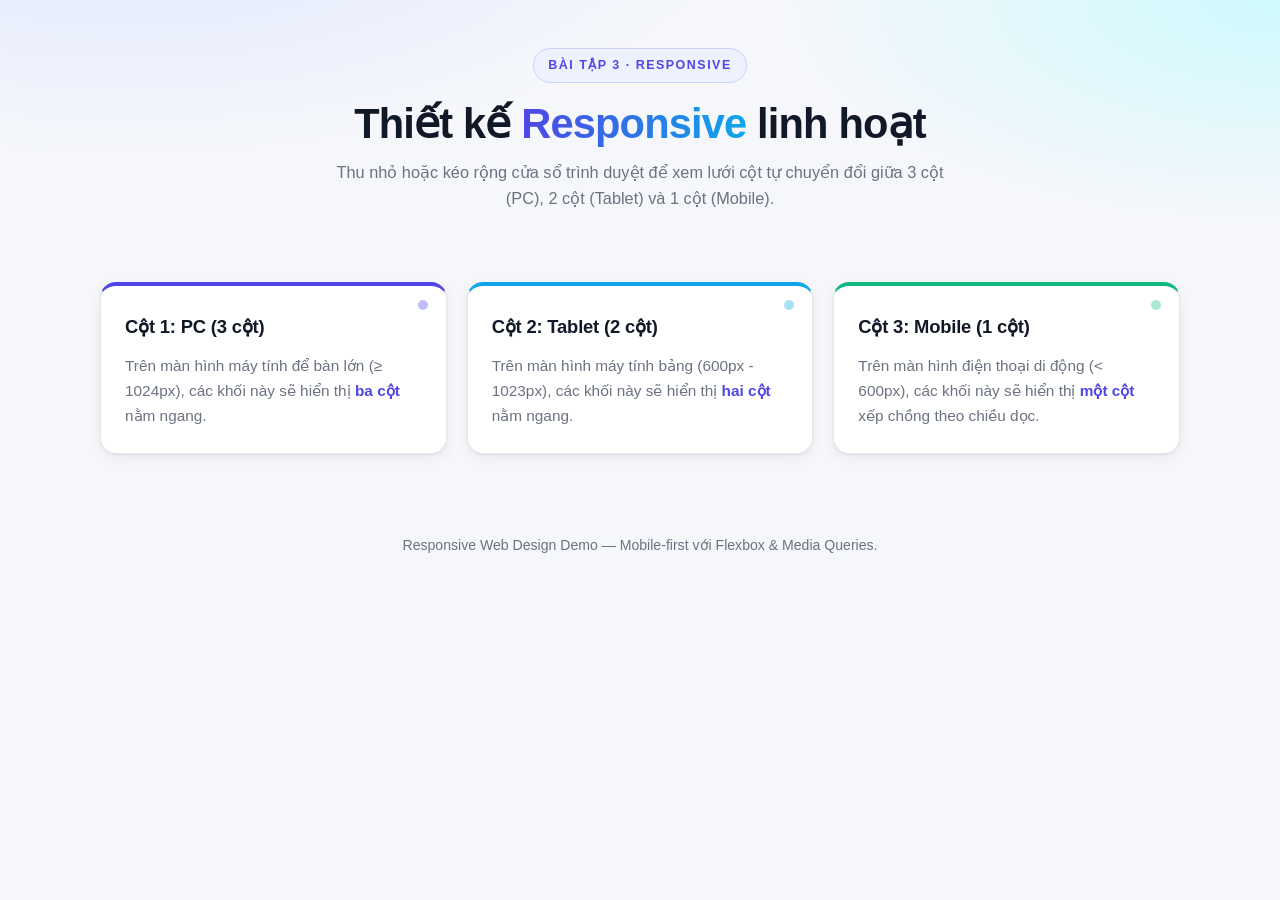
<file: responsive-Bai tap 3.html>
<!DOCTYPE html>
<html lang="vi">
<head>
    <meta charset="UTF-8">
    <!-- Bắt buộc cho responsive: cho phép trình duyệt co giãn theo kích thước thiết bị -->
    <meta name="viewport" content="width=device-width, initial-scale=1.0">
    <title>Responsive Web Design Demo</title>
    <style>
        /* ========== RESET & TOKENS ========== */
        *,
        *::before,
        *::after {
            box-sizing: border-box;
        }

        :root {
            --primary: #4f46e5;
            --primary-soft: #eef2ff;
            --accent-1: #0ea5e9;
            --accent-2: #10b981;
            --accent-3: #f59e0b;
            --text: #1f2937;
            --text-muted: #6b7280;
            --card-bg: #ffffff;
            --page-bg: #f5f7fb;
            --radius: 16px;
            --shadow-sm: 0 1px 2px rgba(15, 23, 42, .06), 0 4px 12px rgba(15, 23, 42, .06);
            --shadow-md: 0 8px 24px rgba(15, 23, 42, .12);
        }

        /* 1. Base Styles (Thiết lập chung cho mọi màn hình) */
        html {
            scroll-behavior: smooth;
        }

        body {
            font-family: "Segoe UI", Roboto, "Helvetica Neue", Arial, sans-serif;
            background-color: var(--page-bg);
            background-image:
                radial-gradient(1000px 400px at 10% -10%, #e0e7ff 0%, transparent 60%),
                radial-gradient(900px 400px at 100% 0%, #cffafe 0%, transparent 55%);
            background-attachment: fixed;
            color: var(--text);
            margin: 0;
            line-height: 1.65;
            -webkit-font-smoothing: antialiased;
        }

        /* Tiêu đề trang */
        .page-header {
            text-align: center;
            padding: 48px 16px 8px;
        }

        .page-header .badge {
            display: inline-block;
            font-size: .78rem;
            font-weight: 700;
            letter-spacing: .12em;
            text-transform: uppercase;
            color: var(--primary);
            background: var(--primary-soft);
            border: 1px solid #c7d2fe;
            padding: 6px 14px;
            border-radius: 999px;
            margin-bottom: 16px;
        }

        .page-header h1 {
            margin: 0 0 10px;
            font-size: clamp(1.7rem, 4vw, 2.6rem);
            line-height: 1.2;
            letter-spacing: -.02em;
            color: #111827;
        }

        .page-header h1 span {
            background: linear-gradient(90deg, var(--primary), var(--accent-1));
            -webkit-background-clip: text;
            background-clip: text;
            color: transparent;
        }

        .page-header p {
            margin: 0 auto;
            max-width: 640px;
            color: var(--text-muted);
            font-size: 1.02rem;
        }

        .container {
            width: 90%;
            max-width: 1140px;
            margin: 0 auto; /* Căn giữa */
            padding: 24px 20px 56px;
        }

        .content {
            display: flex;
            flex-wrap: wrap; /* Cho phép các cột xuống dòng khi không đủ chỗ */
            margin-top: 28px;
            gap: 0; /* khoảng cách do margin của cột đảm nhiệm */
        }

        .column {
            flex: 1 1 calc(100% - 20px); /* Mobile-first: mặc định 1 cột (100% - lề 2 bên) */
            padding: 26px 24px 24px;
            background-color: var(--card-bg);
            border: 1px solid #e5e7eb;
            border-top: 4px solid var(--primary);
            border-radius: var(--radius);
            margin: 10px;
            min-width: 0; /* Cho phép nội dung trong cột co lại khi cần */
            box-shadow: var(--shadow-sm);
            position: relative;
            overflow: hidden;
            transition: transform .25s ease, box-shadow .25s ease, border-color .25s ease;
        }

        /* Chấm màu trang trí đầu thẻ */
        .column::before {
            content: "";
            position: absolute;
            top: 14px;
            right: 18px;
            width: 10px;
            height: 10px;
            border-radius: 50%;
            background: var(--primary);
            opacity: .35;
        }

        .column:hover {
            transform: translateY(-6px);
            box-shadow: var(--shadow-md);
            border-color: #c7d2fe;
        }

        .column:nth-child(1) { border-top-color: var(--primary); }
        .column:nth-child(2) { border-top-color: var(--accent-1); }
        .column:nth-child(3) { border-top-color: var(--accent-2); }
        .column:nth-child(1)::before { background: var(--primary); }
        .column:nth-child(2)::before { background: var(--accent-1); }
        .column:nth-child(3)::before { background: var(--accent-2); }

        .column h3 {
            margin: 0 0 10px;
            padding-right: 22px; /* chừa chỗ cho chấm trang trí bên phải */
            font-size: 1.15rem;
            letter-spacing: -.01em;
            color: #111827;
        }

        .column p {
            margin: 0;
            color: var(--text-muted);
            font-size: .96rem;
        }

        .column strong {
            color: var(--primary);
            font-weight: 700;
        }

        /* Chân trang */
        .page-footer {
            text-align: center;
            color: var(--text-muted);
            font-size: .88rem;
            padding: 0 16px 40px;
        }

        /* 2. Media Queries (Thiết kế cho các kích thước màn hình cụ thể) */

        /* Máy tính bảng: 600px - 1023px → 2 cột nằm ngang */
        @media (min-width: 600px) and (max-width: 1023px) {
            .column {
                flex: 1 1 calc(50% - 20px); /* 2 cột, trừ đi lề 2 bên của mỗi cột */
            }
            .column:last-child {
                flex: 1 1 calc(100% - 20px); /* Cột thứ 3 kéo rộng cả hàng */
            }
        }

        /* Máy tính để bàn: ≥ 1024px → 3 cột nằm ngang */
        @media (min-width: 1024px) {
            .column {
                flex: 1 1 calc(33.333% - 20px); /* 3 cột chia đều */
            }
            .column:last-child {
                flex: 1 1 calc(33.333% - 20px); /* Cột cuối cũng chỉ chiếm 1/3 */
            }
            .content {
                flex-wrap: nowrap; /* Không cho xuống dòng */
            }
        }

        /* Điện thoại: < 600px → 1 cột xếp chồng theo chiều dọc */
        @media (max-width: 599px) {
            .column {
                flex: 1 1 calc(100% - 20px); /* 1 cột full chiều rộng */
                padding: 20px 18px;
                margin: 8px;
            }
            .container {
                width: 100%;
                padding: 12px 8px 40px;
            }
            .page-header {
                padding-top: 32px;
            }
            /* Tắt hiệu ứng hover trên thiết bị cảm ứng */
            .column:hover {
                transform: none;
            }
        }

        /* Màn hình rất rộng */
        @media (min-width: 1440px) {
            .container {
                padding-top: 32px;
            }
        }

        @media (prefers-reduced-motion: reduce) {
            .column {
                transition: none;
            }
        }
    </style>
</head>
<body>
    <header class="page-header">
        <span class="badge">Bài tập 3 · Responsive</span>
        <h1>Thiết kế <span>Responsive</span> linh hoạt</h1>
        <p>Thu nhỏ hoặc kéo rộng cửa sổ trình duyệt để xem lưới cột tự chuyển đổi giữa 3 cột (PC), 2 cột (Tablet) và 1 cột (Mobile).</p>
    </header>

    <div class="container">
        <div class="content">
            <div class="column">
                <h3>Cột 1: PC (3 cột)</h3>
                <p>Trên màn hình máy tính để bàn lớn (≥ 1024px), các khối này sẽ hiển thị <strong>ba cột</strong> nằm ngang.</p>
            </div>
            <div class="column">
                <h3>Cột 2: Tablet (2 cột)</h3>
                <p>Trên màn hình máy tính bảng (600px - 1023px), các khối này sẽ hiển thị <strong>hai cột</strong> nằm ngang.</p>
            </div>
            <div class="column">
                <h3>Cột 3: Mobile (1 cột)</h3>
                <p>Trên màn hình điện thoại di động (&lt; 600px), các khối này sẽ hiển thị <strong>một cột</strong> xếp chồng theo chiều dọc.</p>
            </div>
        </div>
    </div>

    <footer class="page-footer">
        <p>Responsive Web Design Demo &mdash; Mobile-first với Flexbox &amp; Media Queries.</p>
    </footer>
</body>
</html>
</file>
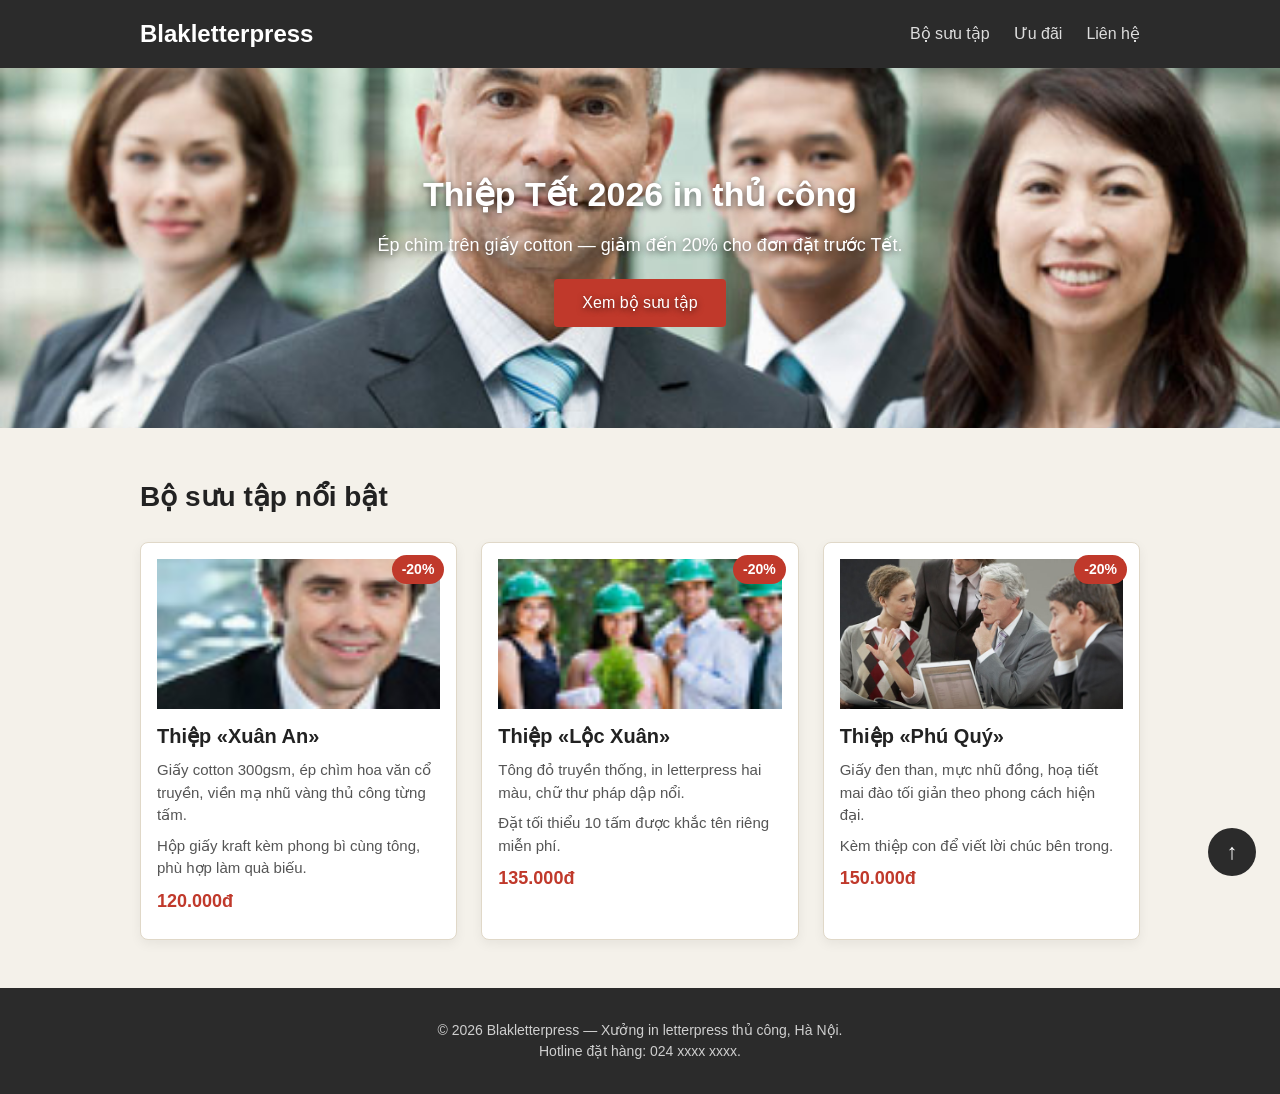
<file: Bai1/trang.html>
<!DOCTYPE html>
<html lang="vi">
<head>
	<meta charset="UTF-8">
	<meta name="viewport" content="width=device-width, initial-scale=1.0">
	<title>Khuyến mãi thiệp Tết 2026 — Blakletterpress</title>
	<link rel="stylesheet" href="style-loi.css">
</head>
<body>
	<header class="site-header">
		<div class="header-inner">
			<a href="#" class="brand">Blakletterpress</a>
			<nav class="main-nav">
				<ul>
					<li><a href="#bo-suu-tap">Bộ sưu tập</a></li>
					<li><a href="#uu-dai">Ưu đãi</a></li>
					<li><a href="#lien-he">Liên hệ</a></li>
				</ul>
			</nav>
		</div>
	</header>

	<section class="hero">
		<img class="hero-bg" src="./images/team-large.jpg" alt="Xưởng in letterpress Blakletterpress">
		<div class="hero-overlay">
			<h1>Thiệp Tết 2026 in thủ công</h1>
			<p>Ép chìm trên giấy cotton — giảm đến 20% cho đơn đặt trước Tết.</p>
			<a href="#bo-suu-tap" class="hero-btn">Xem bộ sưu tập</a>
		</div>
	</section>

	<main>
		<section id="bo-suu-tap" class="products">
			<h2>Bộ sưu tập nổi bật</h2>
			<div class="card-list">

				<article class="card">
					<span class="badge">-20%</span>
					<img src="./images/smiling.jpg" alt="Thiệp Xuân An">
					<div class="card-body">
						<h3>Thiệp &laquo;Xuân An&raquo;</h3>
						<p>Giấy cotton 300gsm, ép chìm hoa văn cổ truyền, viền mạ nhũ vàng thủ công từng tấm.</p>
						<p>Hộp giấy kraft kèm phong bì cùng tông, phù hợp làm quà biếu.</p>
						<p class="price">120.000đ</p>
					</div>
				</article>

				<article class="card">
					<span class="badge">-20%</span>
					<img src="./images/ecofriends.jpg" alt="Thiệp Lộc Xuân">
					<div class="card-body">
						<h3>Thiệp &laquo;Lộc Xuân&raquo;</h3>
						<p>Tông đỏ truyền thống, in letterpress hai màu, chữ thư pháp dập nổi.</p>
						<p>Đặt tối thiểu 10 tấm được khắc tên riêng miễn phí.</p>
						<p class="price">135.000đ</p>
					</div>
				</article>

				<article class="card">
					<span class="badge">-20%</span>
					<img src="./images/meeting.jpg" alt="Thiệp Phú Quý">
					<div class="card-body">
						<h3>Thiệp &laquo;Phú Quý&raquo;</h3>
						<p>Giấy đen than, mực nhũ đồng, hoạ tiết mai đào tối giản theo phong cách hiện đại.</p>
						<p>Kèm thiệp con để viết lời chúc bên trong.</p>
						<p class="price">150.000đ</p>
					</div>
				</article>

			</div>
		</section>
	</main>

	<a href="#" class="back-to-top" aria-label="Lên đầu trang">↑</a>

	<footer id="lien-he" class="site-footer">
		<p>© 2026 Blakletterpress — Xưởng in letterpress thủ công, Hà Nội.</p>
		<p>Hotline đặt hàng: 024&nbsp;xxxx&nbsp;xxxx.</p>
	</footer>
</body>
</html>
</file>
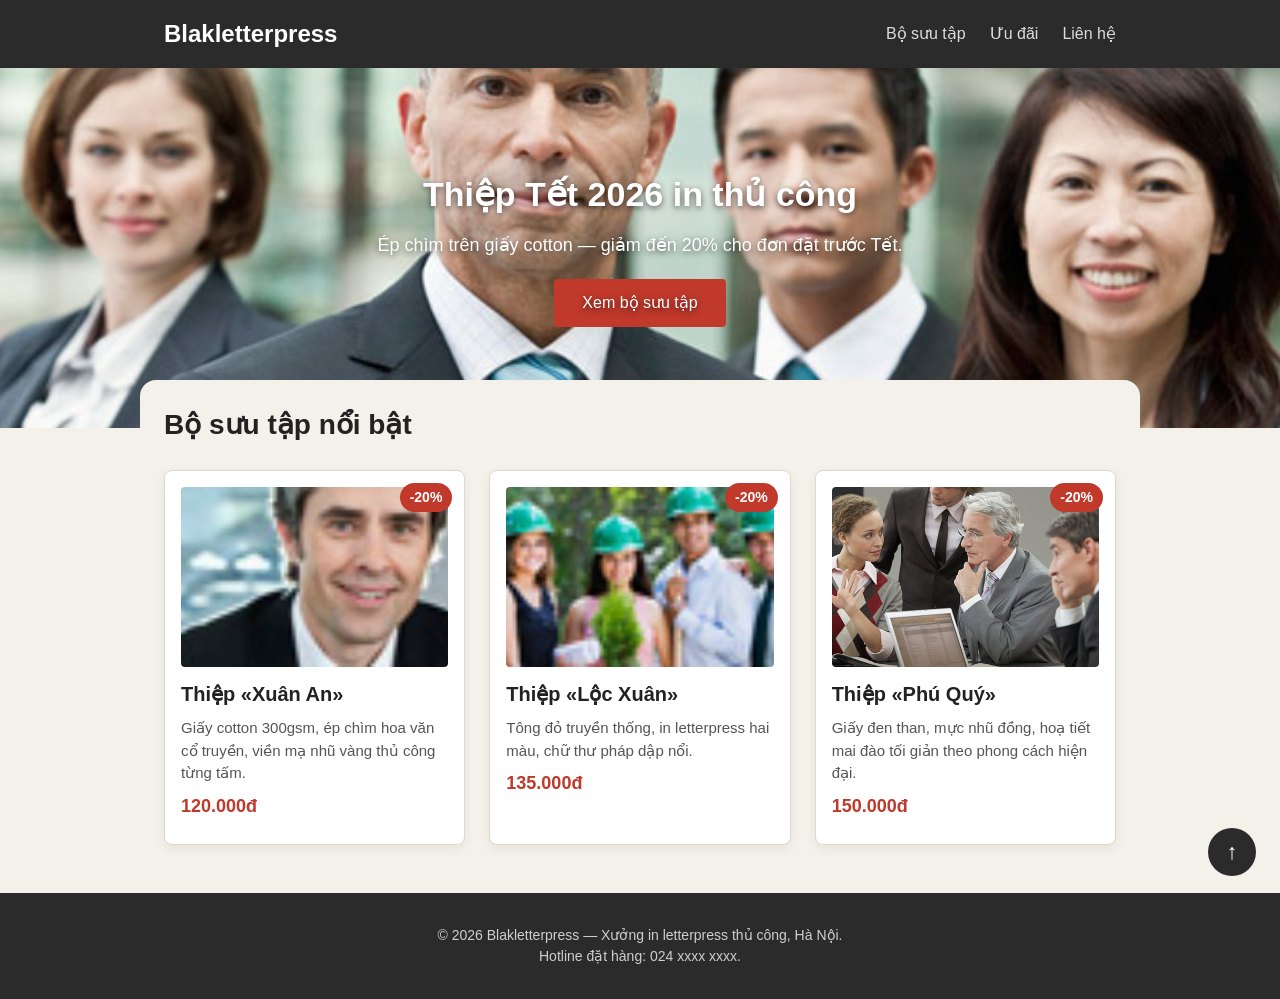
<file: Bai2/trang.html>
<!DOCTYPE html>
<html lang="vi">
<head>
	<meta charset="UTF-8">
	<meta name="viewport" content="width=device-width, initial-scale=1.0">
	<title>Khuyến mãi thiệp Tết 2026 — Blakletterpress</title>
	<link rel="stylesheet" href="style-loi.css">
</head>
<body>
	<div class="page">
		<header class="site-header">
			<div class="header-inner">
				<a href="#" class="brand">Blakletterpress</a>
				<nav class="main-nav">
					<ul>
						<li><a href="#bo-suu-tap">Bộ sưu tập</a></li>
						<li><a href="#uu-dai">Ưu đãi</a></li>
						<li><a href="#lien-he">Liên hệ</a></li>
					</ul>
				</nav>
			</div>
		</header>

		<section class="hero">
			<img class="hero-bg" src="./images/team-large.jpg" alt="Xưởng in letterpress Blakletterpress">
			<div class="hero-overlay">
				<h1>Thiệp Tết 2026 in thủ công</h1>
				<p>Ép chìm trên giấy cotton — giảm đến 20% cho đơn đặt trước Tết.</p>
				<a href="#bo-suu-tap" class="hero-btn">Xem bộ sưu tập</a>
			</div>
		</section>

		<main>
			<section id="bo-suu-tap" class="products">
				<h2>Bộ sưu tập nổi bật</h2>
				<div class="card-list">

					<article class="card">
						<span class="badge">-20%</span>
						<img src="./images/smiling.jpg" alt="Thiệp Xuân An">
						<div class="card-body">
							<h3>Thiệp &laquo;Xuân An&raquo;</h3>
							<p>Giấy cotton 300gsm, ép chìm hoa văn cổ truyền, viền mạ nhũ vàng thủ công từng tấm.</p>
							<p class="price">120.000đ</p>
						</div>
					</article>

					<article class="card">
						<span class="badge">-20%</span>
						<img src="./images/ecofriends.jpg" alt="Thiệp Lộc Xuân">
						<div class="card-body">
							<h3>Thiệp &laquo;Lộc Xuân&raquo;</h3>
							<p>Tông đỏ truyền thống, in letterpress hai màu, chữ thư pháp dập nổi.</p>
							<p class="price">135.000đ</p>
						</div>
					</article>

					<article class="card">
						<span class="badge">-20%</span>
						<img src="./images/meeting.jpg" alt="Thiệp Phú Quý">
						<div class="card-body">
							<h3>Thiệp &laquo;Phú Quý&raquo;</h3>
							<p>Giấy đen than, mực nhũ đồng, hoạ tiết mai đào tối giản theo phong cách hiện đại.</p>
							<p class="price">150.000đ</p>
						</div>
					</article>

				</div>
			</section>
		</main>

		<a href="#" class="back-to-top" aria-label="Lên đầu trang">↑</a>

		<footer id="lien-he" class="site-footer">
			<p>© 2026 Blakletterpress — Xưởng in letterpress thủ công, Hà Nội.</p>
			<p>Hotline đặt hàng: 024&nbsp;xxxx&nbsp;xxxx.</p>
		</footer>
	</div>
</body>
</html>
</file>
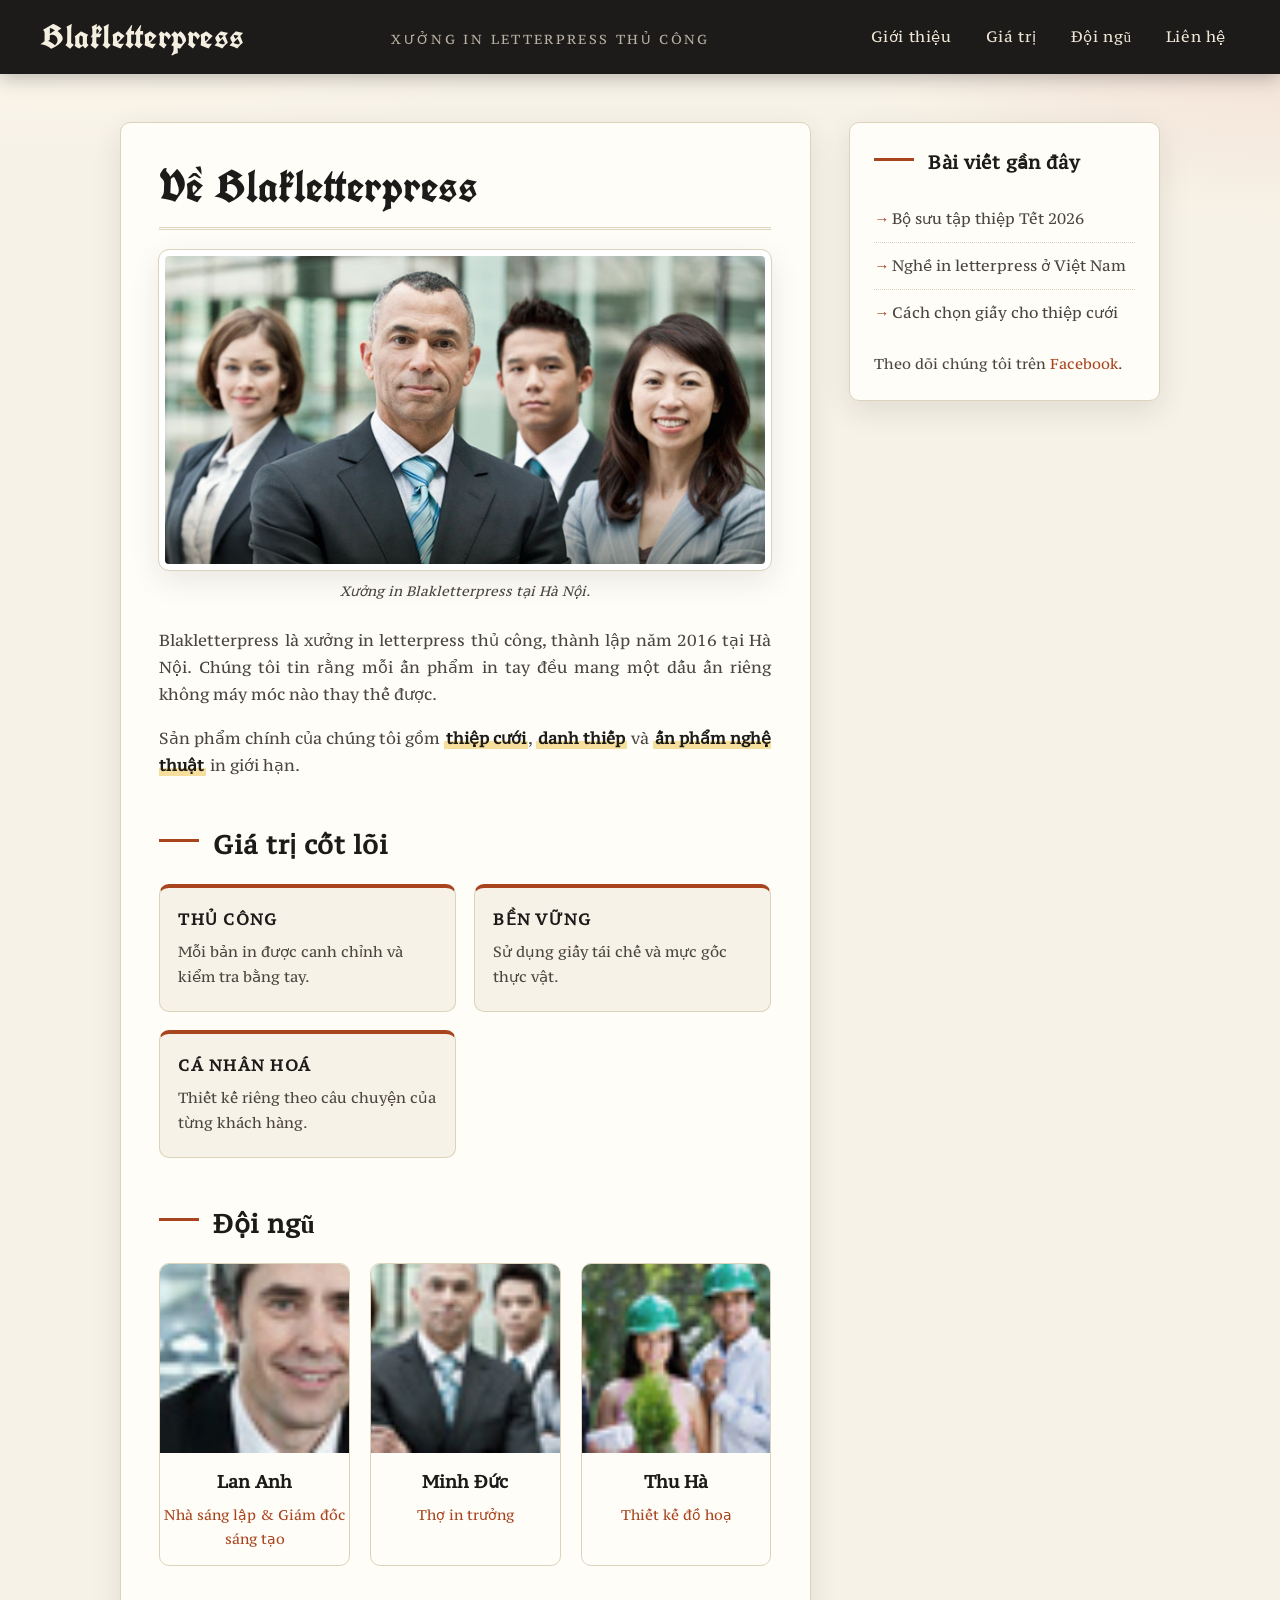
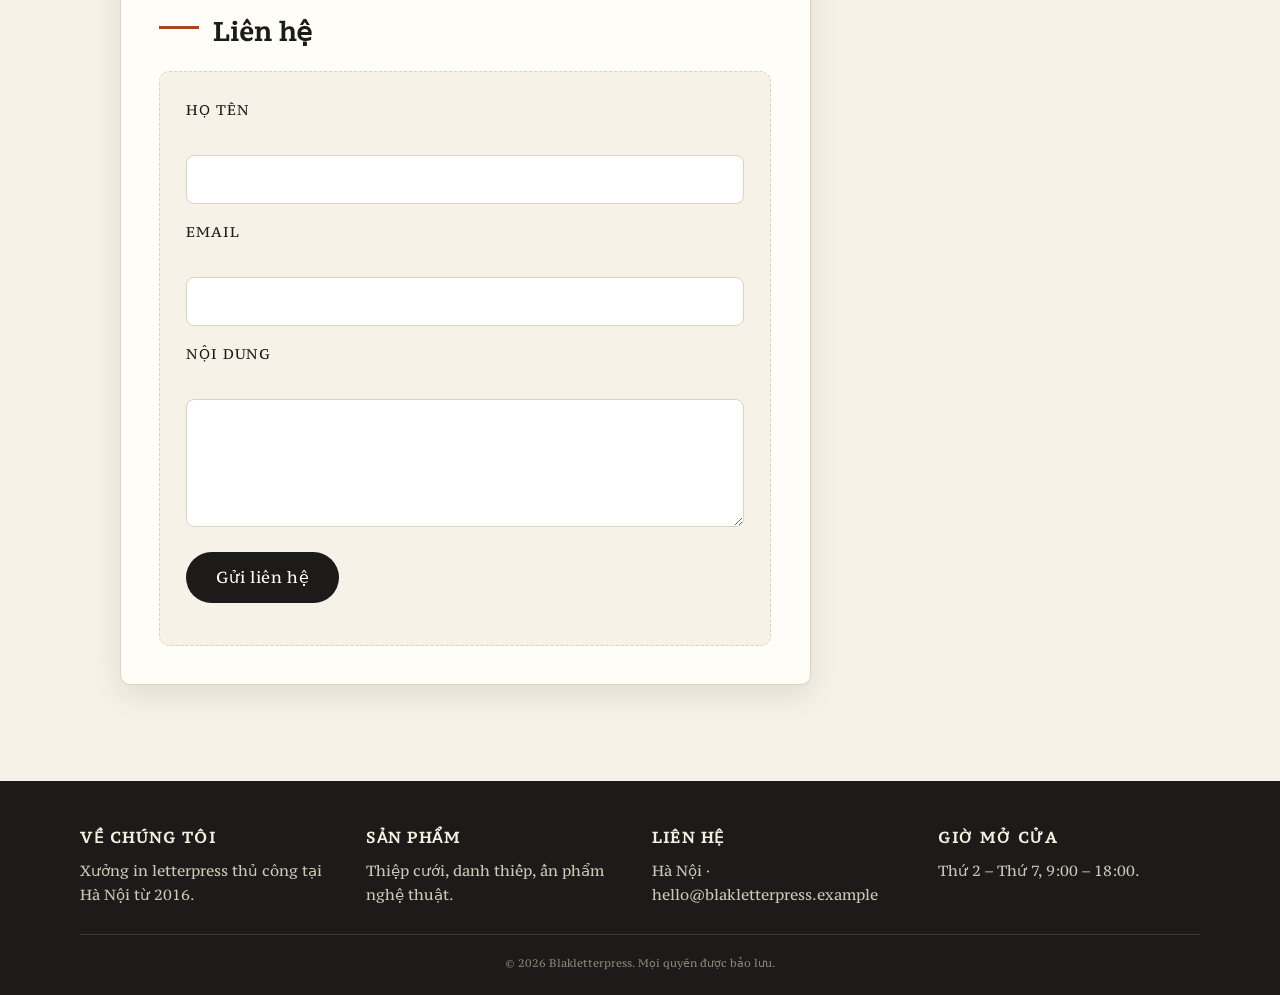
<file: Bai4/trang-goc.html>
<!DOCTYPE html>
<html lang="vi">
<head>
	<meta charset="UTF-8">
	<meta name="viewport" content="width=device-width, initial-scale=1.0">
	<meta name="description" content="Giới thiệu Blakletterpress — xưởng in letterpress thủ công tại Hà Nội.">
	<title>Giới thiệu — Blakletterpress</title>

	<!-- SV (Hoạt động 1): tạo file style.css trong cùng thư mục và giữ dòng <link> dưới đây. -->
	<link rel="stylesheet" href="style.css">
</head>
<body>

	<header class="site-header">
		<a href="#" class="site-name">Blakletterpress</a>
		<p class="tagline">Xưởng in letterpress thủ công</p>
		<nav class="main-nav" aria-label="Chính">
			<ul>
				<li><a href="#gioi-thieu">Giới thiệu</a></li>
				<li><a href="#gia-tri">Giá trị</a></li>
				<li><a href="#doi-ngu">Đội ngũ</a></li>
				<li><a href="#lien-he">Liên hệ</a></li>
			</ul>
		</nav>
	</header>

	<div class="layout">
		<main>

			<article id="gioi-thieu">
				<h1>Về Blakletterpress</h1>

				<figure>
					<img src="./images/team-large.jpg" alt="Đội ngũ Blakletterpress tại xưởng in">
					<figcaption>Xưởng in Blakletterpress tại Hà Nội.</figcaption>
				</figure>

				<p>
					Blakletterpress là xưởng in letterpress thủ công, thành lập năm 2016 tại Hà Nội.
					Chúng tôi tin rằng mỗi ấn phẩm in tay đều mang một dấu ấn riêng không máy móc nào thay thế được.
				</p>
				<p>
					Sản phẩm chính của chúng tôi gồm <strong>thiệp cưới</strong>, <strong>danh thiếp</strong>
					và <strong>ấn phẩm nghệ thuật</strong> in giới hạn.
				</p>
			</article>

			<section id="gia-tri">
				<h2>Giá trị cốt lõi</h2>
				<ul class="value-list">
					<li class="value-card">
						<h3>Thủ công</h3>
						<p>Mỗi bản in được canh chỉnh và kiểm tra bằng tay.</p>
					</li>
					<li class="value-card">
						<h3>Bền vững</h3>
						<p>Sử dụng giấy tái chế và mực gốc thực vật.</p>
					</li>
					<li class="value-card">
						<h3>Cá nhân hoá</h3>
						<p>Thiết kế riêng theo câu chuyện của từng khách hàng.</p>
					</li>
				</ul>
			</section>

			<section id="doi-ngu">
				<h2>Đội ngũ</h2>
				<ul class="team-list">
					<li class="member">
						<img src="./images/smiling.jpg" alt="Chân dung Lan Anh">
						<h3>Lan Anh</h3>
						<p>Nhà sáng lập &amp; Giám đốc sáng tạo</p>
					</li>
					<li class="member">
						<img src="./images/team.jpg" alt="Chân dung Minh Đức">
						<h3>Minh Đức</h3>
						<p>Thợ in trưởng</p>
					</li>
					<li class="member">
						<img src="./images/ecofriends.jpg" alt="Chân dung Thu Hà">
						<h3>Thu Hà</h3>
						<p>Thiết kế đồ hoạ</p>
					</li>
				</ul>
			</section>

			<section id="lien-he">
				<h2>Liên hệ</h2>
				<form action="#" method="post" class="contact-form">
					<p>
						<label for="ten">Họ tên</label><br>
						<input type="text" id="ten" name="ten" required>
					</p>
					<p>
						<label for="email">Email</label><br>
						<input type="email" id="email" name="email" required>
					</p>
					<p>
						<label for="noidung">Nội dung</label><br>
						<textarea id="noidung" name="noidung" rows="4"></textarea>
					</p>
					<p>
						<button type="submit">Gửi liên hệ</button>
					</p>
				</form>
			</section>

		</main>

		<aside class="sidebar">
			<h2>Bài viết gần đây</h2>
			<ul class="recent">
				<li><a href="#">Bộ sưu tập thiệp Tết 2026</a></li>
				<li><a href="#">Nghề in letterpress ở Việt Nam</a></li>
				<li><a href="#">Cách chọn giấy cho thiệp cưới</a></li>
			</ul>
			<p>
				Theo dõi chúng tôi trên
				<a href="https://facebook.com" target="_blank" rel="noopener">Facebook</a>.
			</p>
		</aside>
	</div>

	<footer class="site-footer">
		<ul class="footer-cols">
			<li>
				<h3>Về chúng tôi</h3>
				<p>Xưởng in letterpress thủ công tại Hà Nội từ 2016.</p>
			</li>
			<li>
				<h3>Sản phẩm</h3>
				<p>Thiệp cưới, danh thiếp, ấn phẩm nghệ thuật.</p>
			</li>
			<li>
				<h3>Liên hệ</h3>
				<p>Hà Nội · hello@blakletterpress.example</p>
			</li>
			<li>
				<h3>Giờ mở cửa</h3>
				<p>Thứ 2 – Thứ 7, 9:00 – 18:00.</p>
			</li>
		</ul>
		<p class="copyright"><small>© 2026 Blakletterpress. Mọi quyền được bảo lưu.</small></p>
	</footer>

</body>
</html>
</file>
<file: css/style.css>
/* Website template by freewebsitetemplates.com */
@font-face {
	font-family: 'PTSerif-Caption';
	src: url('../fonts/PT_Serif-Caption-Web-Regular.eot');
	src: local('☺'), url('../fonts/PT_Serif-Caption-Web-Regular.woff') format('woff'), url('../fonts/PT_Serif-Caption-Web-Regular.ttf') format('truetype'), url('../fonts/PT_Serif-Caption-Web-Regular.svg') format('svg');
	font-weight: normal;
	font-style: normal;
}
@font-face {
	font-family: 'UnifrakturCook-Bold';
	src: url('../fonts/UnifrakturCook-Bold.eot');
	src: local('☺'), url('../fonts/UnifrakturCook-Bold.woff') format('woff'), url('../fonts/UnifrakturCook-Bold.ttf') format('truetype'), url('../fonts/UnifrakturCook-Bold.svg') format('svg');
	font-weight: normal;
	font-style: normal;
}
body {
	background: #fed58e url(../images/bg-body.png) repeat-x left top;
	font-family: Georgia, "Times New Roman", Times, serif;
	margin: 0;
}
#background {
}
#page {
	width: 960px;
	margin: 0 auto;
}
img {
	border: 0;
}
/*------------------------------ SPRITES ------------------------------*/
.btn, .btn2, #searchbar form input.txtfield, #navigation li, #navigation li a:hover, #navigation li.selected a {
	background: url(../images/interface.png) no-repeat;
}
#navigation, #navigation > div, #navigation ul {
	background-image: url(../images/bg-navigation.png);
	background-repeat: no-repeat;
}
#connect > a, #featured li > a {
	background: url(../images/icons.png) no-repeat;
}
.btn {
	background-position: -178px 0;
	color: #fcfefc;
	cursor: pointer;
	font-family: Georgia, "Times New Roman", Times, serif;
	font-size: 12px;
	font-weight: bold;
	height: 24px;
	line-height: 24px;
	width: 72px;
	padding: 0 0 4px;
	text-align: center;
}
.btn:hover {
	background-position: -260px 0;
}
.btn2 {
	background-position: 0 -32px;
	display: block;
	color: #fdf6ea;
	font-family: Georgia, "Times New Roman", Times, serif;
	font-size: 24px;
	font-weight: bold;
	height: 51px;
	line-height: 40px;
	width: 204px;
	text-align: center;
	text-decoration: none;
	text-shadow: -3px 3px 3px #173c13;
}
.btn2:hover {
	background-position: -216px -31px;
}
/*------------------------------ HEADER ------------------------------*/
#header {
	height: 106px;
	padding: 24px 0;
	text-align: center;
	position: relative
}
/** motto **/
#motto {
	text-align: right;
	padding: 13px 27px 15px 0;
}
a.sitename {
	float: left;
	display: inline-block;
	font-family: "UnifrakturCook-Bold";
	font-size: 24px;
	height: 24px;
	margin-left: 5px;
}
#motto p {
	display: inline-block;
	height: 24px;
	line-height: 24px;
	margin: 8px 0 0;
}
/** Logo **/
#logo {
	display: inline-block;
	position: absolute;
	left: 360px;
	top: 24px;
}
/** Searchbar **/
#searchbar {
	padding: 0 24px 15px 0;
	text-align: right;
}
#searchbar form {
	display: inline-block;
*float: right; /** Needed for IE7 **/
}
#searchbar form input {
	float: left;
	border: 0;
	margin: 0;
}
#searchbar input.txtfield {
	background-position: 0 0;
	color: #c3baaf;
	font-family: Georgia, "Times New Roman", Times, serif;
	font-size: 12px;
	font-style: italic;
	height: 24px;
	line-height: 24px;
	width: 160px;
	margin: 0 6px 0 0;
	padding: 0 4px;
}
/*------------------------------ CONTENTS ------------------------------*/
#contents {
	background: url(../images/content-shadow.png) no-repeat right bottom;
*display: inline-block; /** Needed for IE7 **/
}
#contents:after {
	clear:both;
	content:"";
	display:block;
	height:0;
	line-height:0;
	visibility:hidden;
}
#contents h1 {
	color: #7e501c;
	font-size: 31px;
	font-weight: normal;
	margin: 0 0 30px;
	text-align: justify;
	text-shadow: 0 3px #fdf2be;
}
#contents h1 a {
	color: #7e501c;
}
#contents h1 em {
	font-weight: bold;
	text-transform: uppercase;
}
#contents h2 {
	font-size: 20px;
	line-height: 42px;
	margin: 0 0 24px;
	text-align: center;
}
#contents h3 {
	color: #300302;
	font-size: 18px;
	line-height: 24px;
	margin: 0 0 0;
	text-transform: uppercase;
}
#contents h4 {
	color: #300302;
	font-size: 14px;
	line-height: 24px;
	margin: 0;
}
#contents p {
	color: #525252;
	font-size: 14px;
	line-height: 24px;
	margin: 0;
	padding: 0 0 30px;
	text-align: justify;
}
#contents p a {
	color: #525252;
}
#contents p a:hover {
	color: #e19320;
}
#contents b {
	display: block;
	text-align: center;
}
/** MAIN **/
#main {
	float: right;
	background-color: #fdf6ea;
	min-height: 982px;
	width: 666px;
	margin: 0 24px 0 12px;
	padding: 12px 12px 22px;
}
#main div.body {
	padding: 0 30px;
}
.media-gallery {
	display: grid;
	grid-template-columns: repeat(2, minmax(0, 1fr));
	gap: 18px 14px;
	margin: 0 0 30px;
}
.media-gallery figure {
	margin: 0;
}
.media-gallery img {
	display: block;
	width: 100%;
	height: auto;
}
.media-gallery figcaption {
	color: #7e501c;
	font-size: 12px;
	line-height: 18px;
	padding-top: 5px;
}
.media-code {
	background-color: #f4ead7;
	border-left: 4px solid #be841f;
	color: #525252;
	font-size: 12px;
	line-height: 20px;
	overflow-x: auto;
	padding: 10px;
	white-space: pre-wrap;
	word-break: break-word;
}
/** Registration form **/
#register-form fieldset {
	margin: 0 0 8px;
	padding: 0 12px 12px;
}
#register-form .register-field {
	margin: 8px 0 26px;
}
#register-form .register-field > label:first-child,
#register-form .register-label {
	display: block;
	color: #525252;
	font-size: 14px;
	line-height: 24px;
}
#register-form input[type="text"],
#register-form input[type="email"],
#register-form input[type="password"],
#register-form input[type="tel"] {
	box-sizing: border-box;
	width: 163px;
}
#register-form input[type="number"] {
	width: 60px;
}
#register-form .inline-option {
	color: #525252;
	font-size: 14px;
	line-height: 24px;
	margin-right: 4px;
}
#register-form .inline-option input,
#register-form .register-terms input {
	margin: 0 3px 0 4px;
}
#register-form textarea {
	box-sizing: border-box;
	width: 291px;
	max-width: 100%;
}
#register-form .register-actions button {
	margin-right: 4px;
}
#register-form button.btn {
	border: 0;
	padding: 0;
}
/** list **/
#list {
	list-style: none;
	margin: 30px 0;
	padding: 0;
}
#list li {
	display: inline-block;
	width: 100%;
	margin: 0 0 54px;
}
#list span.time {
	float: right;
	font-size: 12px;
	font-weight: bold;
	margin: 7px 0 0;
}
#list li p {
	padding-bottom: 0;
}
#list li a.more {
	float: right;
	color: #300302;
	font-size: 14px;
	font-style: italic;
}
#list li a.more:hover {
	color: #097a07;
}
/** pagination **/
#pagination {
	font-family: Arial, Helvetica, sans-serif;
	font-size: 12px;
	text-align: center;
}
#pagination a {
	color: #a2a2a1;
	margin: 0 3px;
	padding: 0 2px;
	text-decoration: none;
}
#pagination a:hover {
	color: #be841f;
}
/** gallery **/
#gallery {
	margin: 0 0 36px;
}
#gallery > div {
	margin: 0 0 14px;
}
#gallery ul {
	background-color: #ebe0ce;
	display: inline-block;
	list-style: none;
	width: 606px;
	margin: 0;
	padding: 6px 30px;
}
#gallery ul li {
	float: left;
	cursor: pointer;
	height: 48px;
	width: 78px;
	margin: 0 11px;
}
#gallery ul li:hover {
	filter:alpha(opacity=80);
	opacity: 0.8;
}
/** SIDEBAR **/
#sidebar {
	float: left;
	height: auto;
	width: 229px;
	margin-left: 5px;
}
#sidebar div.section {
	background: url(../images/box-shadow-bottom.png) no-repeat left bottom;
	margin: 0 0 24px;
	padding: 0 0 6px;
}
/** Navigation **/
#navigation {
	background-position: -468px bottom;
	margin: 0 0 16px;
	padding: 0 0 8px;
}
#navigation > div {
	background-position: 0 top;
	padding: 8px 0 0;
}
#navigation ul {
	background-position: -234px top;
	background-repeat: repeat-y;
	list-style: none;
	margin: 0;
	padding: 0 6px;
}
#navigation li {
	background-position: 0 -90px;
	height: 72px;
	width: 216px;
	margin-top: 18px;
}
#navigation li:hover, #navigation li.selected {
	background-position: -226px -90px;
}
#navigation li:first-child {
	margin-top: 0;
}
#navigation li a {
	color: #fffefd;
	display: block;
	font: 30px/72px "PTSerif-Caption";
	text-align: center;
	text-decoration: none;
	text-transform: uppercase;
	text-shadow: 0 5px 2px #27100c;
}
#navigation li a:hover, #navigation li.selected a {
	background-position: 24px -162px;
}
/** connect **/
#connect {
	background-color: #fef1bf;
	margin-left: 1px;
	padding: 6px;
}
#connect h2 {
	background-color: #f0c27e;
	color: #7b4c1a;
	text-shadow: 1px 1px #fdf2be;
}
#connect > a {
	display: inline-block;
	height: 19px;
	width: 23px;
	margin: 0 24px 18px;
}
#connect a.twitter {
	background-position: 0 0;
}
#connect a.facebook {
	background-position: -72px 0;
	width: 19px;
}
#connect a.googleplus {
	background-position: -141px 0;
	width: 22px;
}
/** Post **/
#posts {
	background-color: #f4c26b;
	margin-left: 1px;
	padding: 6px;
}
#posts h2 {
	background-color: #be841f;
	color: #5c3b10;
	margin-bottom: 12px;
	text-shadow: 1px 1px #dfa643;
}
#posts ul {
	list-style: none;
	margin: 0;
	padding: 0 6px;
	overflow: hidden;
}
#posts li {
	margin: 0 0 24px;
}
#posts h5 {
	color: #fff;
	font-size: 12px;
	font-weight: normal;
	line-height: 24px;
	margin: 0;
}
#posts p {
	color: #8f5e08;
	font-size: 12px;
	padding-bottom: 6px;
	text-align: left;
}
#posts a.more {
	color: #199209;
	font-size: 12px;
}
#posts a.more:hover {
	color: #bb8528;
}
#posts a.btn2 {
	margin: 0 auto 6px;
}
/** hover states **/
#contents h1 a:hover, #posts p a:hover {
	text-decoration: none;
}
/*------------------------------ FOOTER ------------------------------*/
#footer {
	border-top: 1px solid #ffe6bc;
	width: 100%;
	padding: 40px 0;
	position: absolute;
	left: 0;
}
#footer > div {
	width: 960px;
	margin: 0 auto;
}
/** featured **/
#featured {
	display: inline-block;
	list-style: none;
	margin: 0 0 30px;
	padding: 0;
}
#featured li {
	float: left;
	width: 192px;
	margin: 0 24px;
}
#featured li > a {
	display: block;
	height: 74px;
	width: 72px;
	margin: 0 auto 18px;
}
#featured li a.home {
	background-position: -91px -27px;
}
#featured li a.bell {
	background-position: -91px -112px;
}
#featured li a.globe {
	background-position: -91px -196px;
}
#featured li a.pencil {
	background-position: -91px -280px;
}
#featured li a.home:hover {
	background-position: 0 -27px;
}
#featured li a.bell:hover {
	background-position: 0 -112px;
}
#featured li a.globe:hover {
	background-position: 0 -196px;
}
#featured li a.pencil:hover {
	background-position: 0 -280px;
}
#featured li p {
	color: #593e0f;
	font: 14px/24px "Times New Roman", Times, serif;
	text-align: justify;
}
#featured li p a {
	color: #593e0f;
}
#featured li p a:hover {
	color: #bb8528;
}
#footnote {
	color: #c89f59;
	font-family: "Trebuchet MS", Arial, Helvetica, sans-serif;
	font-size: 10px;
	width: 950px;
	border-top: 6px solid #d6ae6a;
	margin: 0 auto;
	padding: 34px 0;
	text-align: center;
}
img {
    width: 100%;
    height: auto;
}
video {
	width: 100%;
    height: auto;
}
.dot {
  font-size: 10px;
  
}
</file>
<file: Bai1/style-loi.css>
/* =====================================================================
   Blakletterpress — Trang khuyến mãi thiệp Tết 2026
   HOẠT ĐỘNG 1 — CSS ĐÃ CÀI LỖI (chủ đề: Box model + Position).

   Trang này đáng lẽ hiển thị như sau:
   - Thanh menu trên cùng DÍNH lại khi cuộn (sticky) và luôn nằm trên ảnh.
   - Ảnh hero phủ kín khung, chữ tiêu đề nằm CHÍNH GIỮA ảnh.
   - Ba thẻ sản phẩm xếp thành MỘT HÀNG, mỗi thẻ có nhãn "-20%" ở GÓC TRÊN
     BÊN PHẢI của chính thẻ đó; ảnh và chữ nằm gọn trong thẻ.
   - Nút "↑" nổi cố định ở GÓC DƯỚI BÊN PHẢI màn hình khi cuộn.

   Hiện tại bố cục đang VỠ. Nhiệm vụ của bạn (KHÔNG dùng AI): tìm và sửa
   các lỗi box model / position để trang hiển thị đúng như mô tả trên.
   ===================================================================== */

* {
	margin: 0;
	padding: 0;
	
}

body {
	font-family: "Segoe UI", Arial, sans-serif;
	color: #222;
	background: #f4f1ea;
	line-height: 1.5;
}

a {
	color: inherit;
}

/* ===== Header / thanh điều hướng ===== */
.site-header {
	background: #2b2b2b;
	position: sticky;
	top: 0;
	z-index: 100;	
}

.header-inner {
	max-width: 1000px;
	margin: 0 auto;
	padding: 16px 24px;
	display: flex;
	align-items: center;
	justify-content: space-between;
}

.brand {
	color: #fff;
	font-size: 24px;
	font-weight: bold;
	text-decoration: none;
}

.main-nav ul {
	list-style: none;
	display: flex;
	gap: 24px;
}

.main-nav a {
	color: #ddd;
	text-decoration: none;
}

.main-nav a:hover {
	color: #fff;
}

/* ===== Hero ===== */
.hero {
	height: 360px;
	overflow: hidden;
	position: relative;
}

.hero-bg {
	width: 100%;
	height: 100%;
	object-fit: cover;
	
}

.hero-overlay {
	position: absolute;
	top: 50%;
	left: 50%;
	transform: translate(-50%, -50%);
	width: 80%;
	max-width: 560px;
	text-align: center;
	color: #fff;
	text-shadow: 0 2px 6px rgba(0, 0, 0, 0.6);
	z-index: 5;
}

.hero-overlay h1 {
	font-size: 34px;
	margin-bottom: 12px;
}

.hero-overlay p {
	font-size: 18px;
	margin-bottom: 20px;
}

.hero-btn {
	display: inline-block;
	padding: 12px 28px;
	background: #c0392b;
	color: #fff;
	text-decoration: none;
	border-radius: 4px;
}

/* ===== Khu sản phẩm ===== */
.products {
	max-width: 1000px;
	margin: 48px auto;
	padding: 0 24px;
}

.products h2 {
	margin-bottom: 24px;
	font-size: 28px;
}

.card-list {
	display: flex;
	flex-wrap: wrap;
	gap: 24px;
}

.card {
	flex: 0 0 calc((100% - 48px) / 3);
	
	background: #fff;
	border: 1px solid #e0d8c8;
	border-radius: 8px;
	padding: 16px;
	box-shadow: 0 4px 12px rgba(0, 0, 0, 0.06);
	position: relative;
	box-sizing: border-box;
}

.badge {
	position: absolute;
	top: 12px;
	right: 12px;
	background: #c0392b;
	color: #fff;
	font-size: 14px;
	font-weight: bold;
	padding: 4px 10px;
	border-radius: 20px;
}

.card img {
	display: block;
	width: 100%;
	height: 150px;
}

.card-body h3 {
	margin: 12px 0 8px;
	font-size: 20px;
}

.card-body p {
	margin-bottom: 8px;
	font-size: 15px;
	color: #555;
}

.card-body .price {
	color: #c0392b;
	font-weight: bold;
	font-size: 18px;
}

/* ===== Nút lên đầu trang ===== */
.back-to-top {
	position: fixed;
	bottom: 24px;
	right: 24px;
	width: 48px;
	height: 48px;
	background: #2b2b2b;
	color: #fff;
	text-align: center;
	line-height: 48px;
	font-size: 22px;
	text-decoration: none;
	border-radius: 50%;
}

/* ===== Footer ===== */
.site-footer {
	margin-top: 48px;
	padding: 32px 24px;
	background: #2b2b2b;
	color: #cfcfcf;
	text-align: center;
	font-size: 14px;
}
</file>
<file: Bai2/style-loi.css>
/* =====================================================================
   Blakletterpress — Trang khuyến mãi thiệp Tết 2026
   HOẠT ĐỘNG 2 — CSS cho phần DÙNG GenAI (chủ đề: Box model + Position).

   Khác với Hoạt động 1, ở đây trang trông GẦN NHƯ đúng: nhìn lướt qua thấy
   ổn, nhưng vẫn còn MỘT VÀI LỖI TINH VI về box model / position mà bạn phải
   phát hiện qua quan sát kỹ + DevTools (ví dụ: cuộn trang để kiểm tra menu,
   xem nhãn "-20%" có đủ trên mọi thẻ không, thu hẹp cửa sổ xem thẻ có bị
   rớt hàng không).

   QUAN TRỌNG: trong file này CŨNG có những đoạn code TRÔNG "thừa/lạ" nhưng
   thực ra ĐANG ĐÚNG và CẦN THIẾT. AI hay "sửa nhầm" chúng. Nhiệm vụ của bạn
   là chỉ sửa lỗi thật và BẢO VỆ những đoạn đúng (xem yêu cầu trong de-bai.md).
   ===================================================================== */

* {
	margin: 0;
	padding: 0;
	box-sizing: border-box;
}

body {
	font-family: "Segoe UI", Arial, sans-serif;
	color: #222;
	background: #f4f1ea;
	line-height: 1.5;
}

a {
	color: inherit;
}

.page {
	overflow-x: clip; /* Clip horizontal overflow without creating a sticky scroll container. */
}

/* ===== Header / thanh điều hướng ===== */
.site-header {
	background: #2b2b2b;
	position: sticky;
	top: 0;
	z-index: 100;
}

.header-inner {
	max-width: 1000px;
	margin: 0 auto;
	padding: 16px 24px;
	display: flex;
	align-items: center;
	justify-content: space-between;
}

.brand {
	color: #fff;
	font-size: 24px;
	font-weight: bold;
	text-decoration: none;
}

.main-nav ul {
	list-style: none;
	display: flex;
	gap: 24px;
}

.main-nav a {
	color: #ddd;
	text-decoration: none;
}

.main-nav a:hover {
	color: #fff;
}

@media (max-width: 480px) {
	.header-inner {
		flex-direction: column; /* Stack the brand and navigation before the links can overflow. */
		gap: 12px;
	}

	.main-nav {
		max-width: 100%;
	}

	.main-nav ul {
		flex-wrap: wrap;
		justify-content: center;
	}
}

/* ===== Hero ===== */
.hero {
	position: relative;
	height: 360px;
	overflow: hidden;
}

.hero-bg {
	width: 100%;
	height: 100%;
	object-fit: cover;
	transform: scale(1.08);
}

.hero-overlay {
	position: absolute;
	top: 50%;
	left: 50%;
	transform: translate(-50%, -50%);
	width: 80%;
	max-width: 560px;
	text-align: center;
	color: #fff;
	text-shadow: 0 2px 6px rgba(0, 0, 0, 0.6);
}

.hero-overlay h1 {
	font-size: 34px;
	margin-bottom: 12px;
}

.hero-overlay p {
	font-size: 18px;
	margin-bottom: 20px;
}

.hero-btn {
	display: inline-block;
	padding: 12px 28px;
	background: #c0392b;
	color: #fff;
	text-decoration: none;
	border-radius: 4px;
}

/* ===== Khu sản phẩm ===== */
.products {
	max-width: 1000px;
	margin: -48px auto 48px;
	padding: 24px 24px 0;
	position: relative;
	z-index: 1;
	background: #f4f1ea;
	border-radius: 16px 16px 0 0;
}

.products h2 {
	margin-bottom: 24px;
	font-size: 28px;
}

.card-list {
	display: flex;
	flex-wrap: wrap;
	gap: 24px;
}

.card {
	flex: 0 0 calc((100% - 48px) / 3);
	min-height: 320px;
	position: relative;
	/* Inherit border-box so the flex basis includes padding and border. */
	background: #fff;
	border: 1px solid #e0d8c8;
	border-radius: 8px;
	padding: 16px;
	box-shadow: 0 4px 12px rgba(0, 0, 0, 0.06);
}

.badge {
	position: absolute;
	top: 12px;
	right: 12px;
	z-index: 3; /* Keep the discount label above the card image (z-index: 2). */
	background: #c0392b;
	color: #fff;
	font-size: 14px;
	font-weight: bold;
	padding: 4px 10px;
	border-radius: 20px;
}

.card img {
	display: block;
	width: 100%;
	height: 180px;
	object-fit: cover;
	border-radius: 4px;
	position: relative;
	z-index: 2;
}

.card-body h3 {
	margin: 12px 0 8px;
	font-size: 20px;
}

.card-body p {
	margin-bottom: 8px;
	font-size: 15px;
	color: #555;
}

.card-body .price {
	color: #c0392b;
	font-weight: bold;
	font-size: 18px;
}

/* ===== Nút lên đầu trang ===== */
.back-to-top {
	position: fixed;
	bottom: 24px;
	right: 24px;
	width: 48px;
	height: 48px;
	background: #2b2b2b;
	color: #fff;
	text-align: center;
	line-height: 48px;
	font-size: 22px;
	text-decoration: none;
	border-radius: 50%;
	z-index: 200;
}

/* ===== Footer ===== */
.site-footer {
	padding: 32px 24px;
	background: #2b2b2b;
	color: #cfcfcf;
	text-align: center;
	font-size: 14px;
}
</file>
<file: Bai4/style.css>
/* =====================================================================
   Blakletterpress — trang-goc.html (Bài 4 · Hoạt động 1)
   Thiết kế theo phong cách xưởng in letterpress:
   giấy màu kem, mực đen, tiêu đề serif/blackletter.
   ===================================================================== */

/* ---------- 1. Font (dùng bộ font có sẵn trong thư mục /fonts) ---------- */
@font-face {
	font-family: "PT Serif Caption";
	src: url("../fonts/PT_Serif-Caption-Web-Regular.woff") format("woff"),
		 url("../fonts/PT_Serif-Caption-Web-Regular.ttf") format("truetype");
	font-weight: normal;
	font-style: normal;
	font-display: swap;
}

@font-face {
	font-family: "UnifrakturCook";
	src: url("../fonts/UnifrakturCook-Bold.woff") format("woff"),
		 url("../fonts/UnifrakturCook-Bold.ttf") format("truetype");
	font-weight: bold;
	font-style: normal;
	font-display: swap;
}

/* ---------- 2. Biến màu + reset ---------- */
:root {
	--ink: #1c1b19;          /* màu mực đen */
	--ink-soft: #4a463f;
	--paper: #f7f2e7;        /* màu giấy kem */
	--paper-dark: #efe7d6;
	--accent: #a8451f;       /* màu mực đỏ gạch */
	--accent-soft: #f3ddd2;
	--line: #ddd2bc;
	--radius: 10px;
	--shadow: 0 10px 30px rgba(28, 27, 25, .10);
	--max: 1120px;
}

*, 
*::before,
*::after {
	box-sizing: border-box;
}

html {
	scroll-behavior: smooth; /* cuộn mượt khi bấm menu */
}

body {
	margin: 0;
	background-color: var(--paper);
	background-image:
		radial-gradient(900px 380px at 8% -8%, #fff9ec 0%, transparent 60%),
		radial-gradient(800px 400px at 100% 0%, var(--accent-soft) 0%, transparent 55%);
	background-attachment: fixed;
	color: var(--ink);
	font-family: "PT Serif Caption", Georgia, "Times New Roman", serif;
	font-size: 16px;
	line-height: 1.7;
	-webkit-font-smoothing: antialiased;
}

img {
	max-width: 100%;
	height: auto;
	display: block;
	border: 0;
}

a {
	color: var(--accent);
	text-decoration: none;
	transition: color .2s ease;
}

a:hover {
	color: var(--ink);
}

/* ---------- 3. Header + menu ---------- */
.site-header {
	position: sticky;
	top: 0;
	z-index: 100;
	background: var(--ink);
	color: #f5efe2;
	padding: 16px clamp(16px, 4vw, 40px);
	box-shadow: 0 4px 18px rgba(0, 0, 0, .25);
	display: flex;
	flex-wrap: wrap;
	align-items: center;
	justify-content: space-between;
	gap: 10px 32px;
}

.site-name {
	font-family: "UnifrakturCook", "PT Serif Caption", serif;
	font-size: clamp(1.6rem, 3vw, 2.1rem);
	color: #f5efe2;
	letter-spacing: .5px;
	line-height: 1;
}

.site-name:hover {
	color: #e9b97a;
}

.tagline {
	margin: 4px 0 0;
	font-size: .82rem;
	letter-spacing: .18em;
	text-transform: uppercase;
	color: #b9b1a2;
}

.main-nav ul {
	list-style: none;
	margin: 0;
	padding: 0;
	display: flex;
	flex-wrap: wrap;
	gap: 6px;
}

.main-nav a {
	display: block;
	padding: 8px 14px;
	color: #efe7d6;
	font-size: .95rem;
	letter-spacing: .04em;
	border-radius: 999px;
	transition: background-color .2s ease, color .2s ease;
}

.main-nav a:hover,
.main-nav a:focus-visible {
	background: var(--accent);
	color: #fff;
}

/* ---------- 4. Khung layout: nội dung + sidebar ---------- */
.layout {
	max-width: var(--max);
	margin: 0 auto;
	padding: clamp(24px, 4vw, 48px) clamp(16px, 4vw, 40px);
	display: flex;
	flex-wrap: wrap;
	gap: clamp(24px, 3vw, 40px);
	align-items: flex-start;
}

.layout main {
	flex: 1 1 640px;
	min-width: 0;
	background: #fffdf8;
	border: 1px solid var(--line);
	border-radius: var(--radius);
	box-shadow: var(--shadow);
	padding: clamp(20px, 3vw, 40px);
}

.layout .sidebar {
	flex: 1 1 260px;
	position: sticky;
	top: 96px; /* bằng chiều cao header dính trên */
}

/* ---------- 5. Tiêu đề ---------- */
main h1 {
	font-family: "UnifrakturCook", "PT Serif Caption", serif;
	font-size: clamp(2rem, 4vw, 2.8rem);
	line-height: 1.15;
	margin: 0 0 20px;
	padding-bottom: 14px;
	border-bottom: 3px double var(--line);
}

main h2,
.sidebar h2 {
	font-size: clamp(1.25rem, 2.4vw, 1.6rem);
	margin: 44px 0 18px;
	letter-spacing: .02em;
	position: relative;
	padding-left: 54px;
}

main h2::before,
.sidebar h2::before {
	content: "";
	position: absolute;
	left: 0;
	top: .62em;
	width: 40px;
	height: 3px;
	background: var(--accent);
}

main h3 {
	font-size: 1.1rem;
	margin: 0 0 6px;
}

main p {
	margin: 0 0 16px;
	color: var(--ink-soft);
	text-align: justify;
}

main strong {
	color: var(--ink);
	background: linear-gradient(transparent 62%, #f6df9c 62%);
	padding: 0 2px;
}

section {
	scroll-margin-top: 96px; /* anchor không bị menu che */
}

/* ---------- 6. Ảnh trong bài ---------- */
figure {
	margin: 0 0 24px;
}

figure img {
	width: 100%;
	border-radius: var(--radius);
	border: 6px solid #fff;
	outline: 1px solid var(--line);
	box-shadow: var(--shadow);
}

figcaption {
	margin-top: 10px;
	font-size: .85rem;
	font-style: italic;
	color: var(--ink-soft);
	text-align: center;
}

/* ---------- 7. Thẻ giá trị cốt lõi ---------- */
.value-list {
	list-style: none;
	margin: 0;
	padding: 0;
	display: grid;
	grid-template-columns: repeat(auto-fit, minmax(200px, 1fr));
	gap: 18px;
}

.value-card {
	background: var(--paper);
	border: 1px solid var(--line);
	border-top: 4px solid var(--accent);
	border-radius: var(--radius);
	padding: 18px 18px 6px;
	transition: transform .2s ease, box-shadow .2s ease;
}

.value-card:hover {
	transform: translateY(-5px);
	box-shadow: var(--shadow);
}

.value-card h3 {
	text-transform: uppercase;
	letter-spacing: .08em;
	font-size: .98rem;
}

.value-card p {
	font-size: .92rem;
	text-align: left;
	margin-bottom: 16px;
}

/* ---------- 8. Đội ngũ ---------- */
.team-list {
	list-style: none;
	margin: 0;
	padding: 0;
	display: grid;
	grid-template-columns: repeat(auto-fit, minmax(190px, 1fr));
	gap: 20px;
}

.member {
	background: #fffdf8;
	border: 1px solid var(--line);
	border-radius: var(--radius);
	overflow: hidden;
	text-align: center;
	padding-bottom: 14px;
	transition: transform .2s ease, box-shadow .2s ease;
}

.member:hover {
	transform: translateY(-5px);
	box-shadow: var(--shadow);
}

.member img {
	width: 100%;
	aspect-ratio: 1 / 1;
	object-fit: cover;
	filter: grayscale(25%);
	transition: filter .3s ease;
}

.member:hover img {
	filter: grayscale(0);
}

.member h3 {
	margin-top: 14px;
}

.member p {
	font-size: .88rem;
	color: var(--accent);
	text-align: center;
	margin-bottom: 0;
}

/* ---------- 9. Form liên hệ ---------- */
.contact-form {
	background: var(--paper);
	border: 1px dashed var(--line);
	border-radius: var(--radius);
	padding: clamp(16px, 3vw, 26px);
}

.contact-form p {
	margin: 0 0 16px;
}

.contact-form label {
	display: block;
	font-size: .88rem;
	letter-spacing: .06em;
	text-transform: uppercase;
	color: var(--ink);
	margin-bottom: 6px;
	text-align: left;
}

.contact-form input,
.contact-form textarea {
	width: 100%;
	font: inherit;
	font-size: .98rem;
	color: var(--ink);
	background: #fff;
	border: 1px solid var(--line);
	border-radius: 8px;
	padding: 10px 12px;
	transition: border-color .2s ease, box-shadow .2s ease;
}

.contact-form textarea {
	resize: vertical;
	min-height: 110px;
}

.contact-form input:focus,
.contact-form textarea:focus {
	outline: none;
	border-color: var(--accent);
	box-shadow: 0 0 0 3px rgba(168, 69, 31, .18);
}

.contact-form button {
	font: inherit;
	font-size: 1rem;
	letter-spacing: .04em;
	color: #fff;
	background: var(--ink);
	border: 0;
	border-radius: 999px;
	padding: 12px 30px;
	cursor: pointer;
	transition: background-color .2s ease, transform .15s ease;
}

.contact-form button:hover {
	background: var(--accent);
	transform: translateY(-2px);
}

/* ---------- 10. Sidebar ---------- */
.sidebar {
	background: #fffdf8;
	border: 1px solid var(--line);
	border-radius: var(--radius);
	box-shadow: var(--shadow);
	padding: clamp(18px, 2vw, 24px);
}

.sidebar h2 {
	margin-top: 0;
	font-size: 1.15rem;
}

.sidebar .recent {
	list-style: none;
	margin: 0 0 16px;
	padding: 0;
}

.sidebar .recent li {
	border-bottom: 1px dotted var(--line);
}

.sidebar .recent li:last-child {
	border-bottom: 0;
}

.sidebar .recent a {
	display: block;
	padding: 10px 0 10px 18px;
	position: relative;
	color: var(--ink-soft);
	font-size: .95rem;
}

.sidebar .recent a::before {
	content: "→";
	position: absolute;
	left: 0;
	color: var(--accent);
	transition: transform .2s ease;
}

.sidebar .recent a:hover {
	color: var(--accent);
}

.sidebar .recent a:hover::before {
	transform: translateX(4px);
}

.sidebar p {
	font-size: .9rem;
	color: var(--ink-soft);
	margin: 0;
}

/* ---------- 11. Footer ---------- */
.site-footer {
	background: var(--ink);
	color: #cfc7b8;
	margin-top: clamp(24px, 4vw, 48px);
	padding: clamp(28px, 4vw, 44px) clamp(16px, 4vw, 40px) 22px;
}

.footer-cols {
	list-style: none;
	max-width: var(--max);
	margin: 0 auto;
	padding: 0;
	display: grid;
	grid-template-columns: repeat(auto-fit, minmax(200px, 1fr));
	gap: 24px;
}

.footer-cols h3 {
	color: #f5efe2;
	font-size: .95rem;
	letter-spacing: .1em;
	text-transform: uppercase;
	margin: 0 0 8px;
}

.footer-cols p {
	margin: 0;
	font-size: .92rem;
	line-height: 1.6;
}

.copyright {
	max-width: var(--max);
	margin: 28px auto 0;
	padding-top: 16px;
	border-top: 1px solid rgba(255, 255, 255, .14);
	text-align: center;
	color: #8d8577;
	font-size: .82rem;
}

/* ---------- 12. Responsive ---------- */

/* Máy tính bảng trở xuống: sidebar xuống dưới nội dung */
@media (max-width: 900px) {
	.layout {
		flex-direction: column;
	}

	.layout main,
	.layout .sidebar {
		flex: 1 1 auto;
		width: 100%;
	}

	.layout .sidebar {
		position: static;
	}
}

/* Điện thoại: menu xếp dọc, header không dính nữa */
@media (max-width: 640px) {
	.site-header {
		position: static;
		flex-direction: column;
		align-items: flex-start;
		text-align: left;
	}

	.main-nav ul {
		gap: 4px;
	}

	.main-nav a {
		padding: 7px 12px;
		background: rgba(255, 255, 255, .08);
	}

	section {
		scroll-margin-top: 16px;
	}

	main p {
		text-align: left;
	}
}

@media (prefers-reduced-motion: reduce) {
	* {
		transition: none !important;
		scroll-behavior: auto !important;
	}
}
</file>
